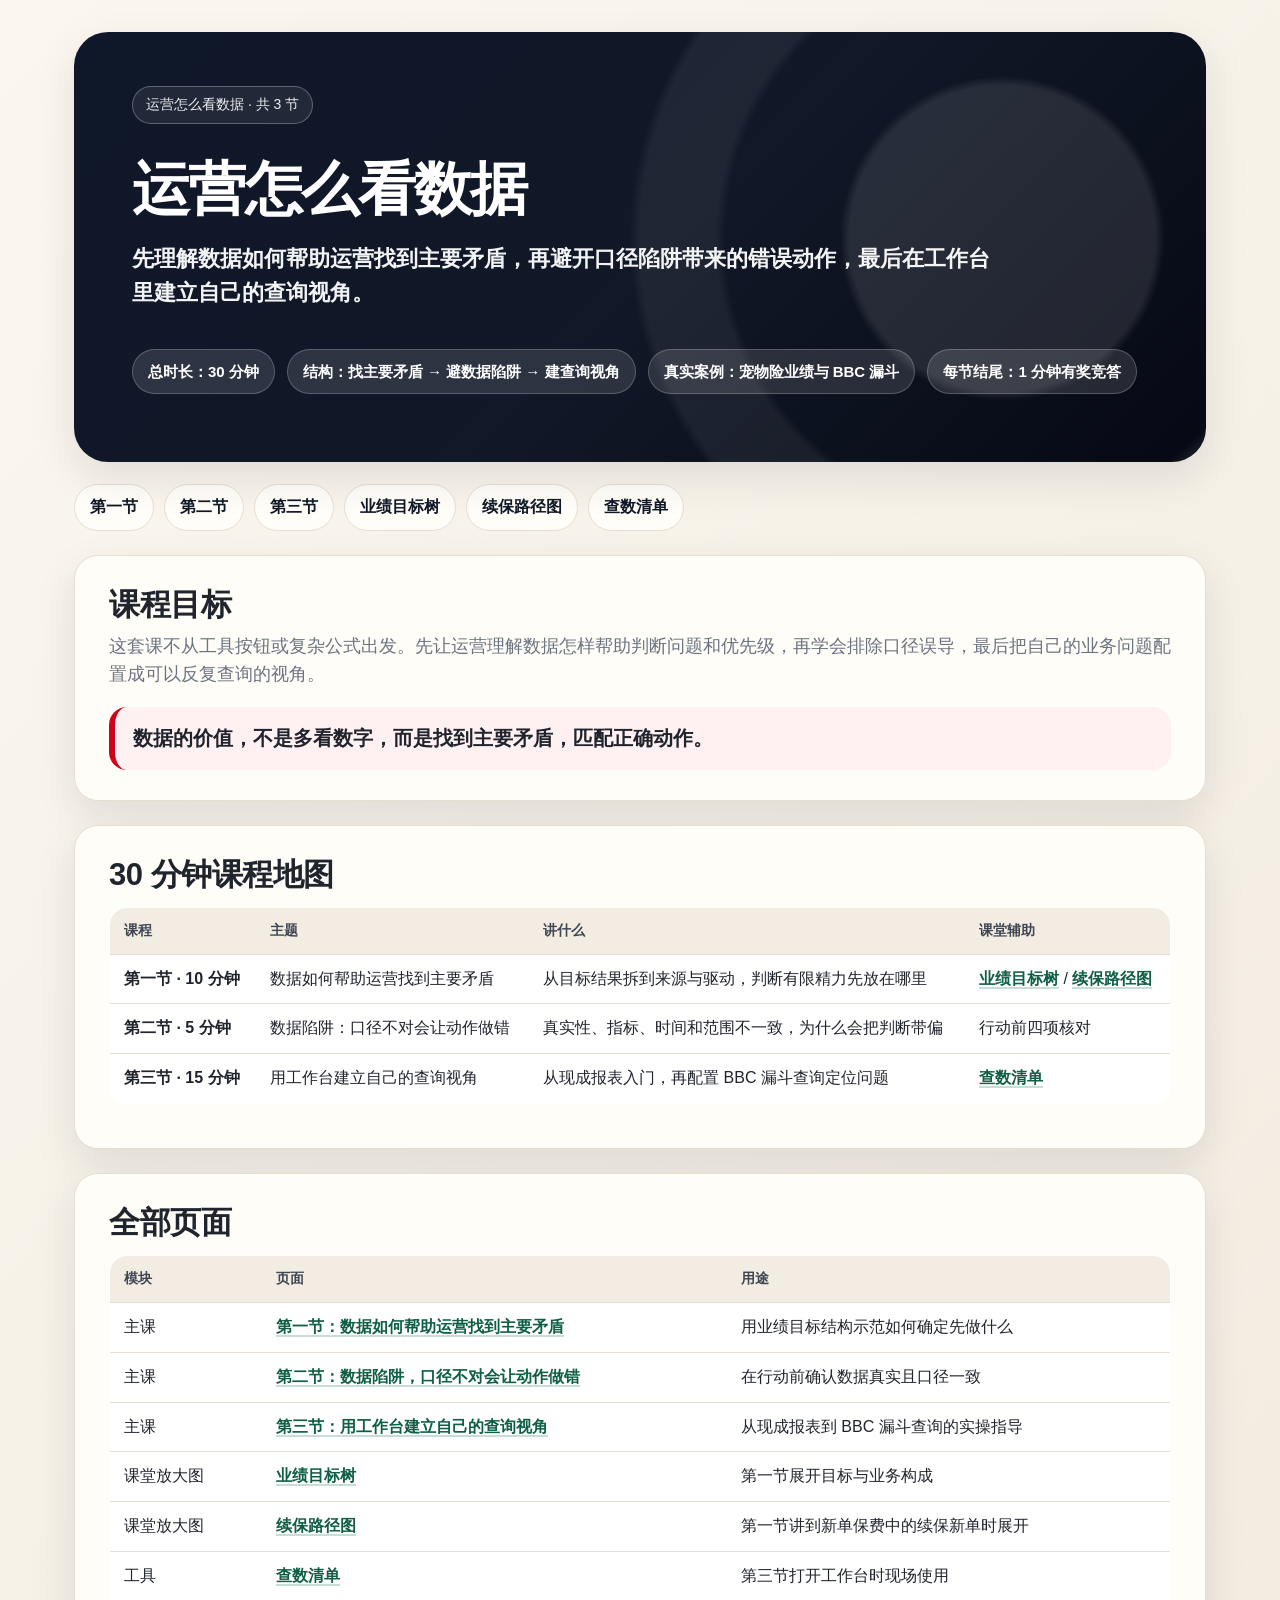
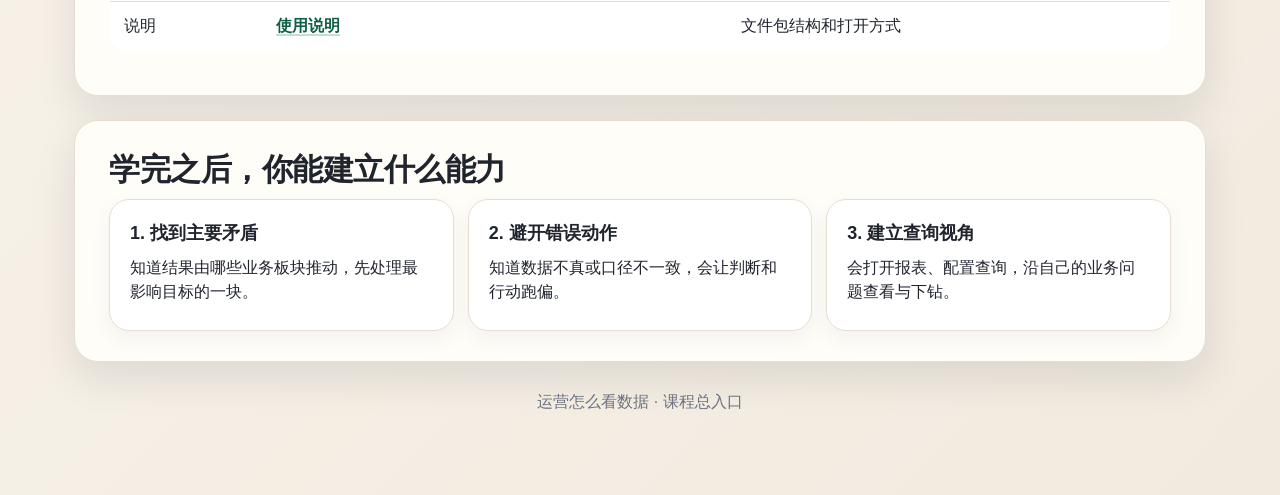
<file: index.html>
<!doctype html>
<html lang="zh-CN">
<head>
  <meta charset="utf-8">
  <meta name="viewport" content="width=device-width,initial-scale=1">
  <title>运营怎么看数据 · 课程总入口</title>
  <link rel="stylesheet" href="assets/style.css">
</head>
<body>
<main class="deck">
  <section class="hero">
    <span class="eyebrow">运营怎么看数据 · 共 3 节</span>
    <h1>运营怎么看数据</h1>
    <p>先理解数据如何帮助运营找到主要矛盾，再避开口径陷阱带来的错误动作，最后在工作台里建立自己的查询视角。</p>
    <div class="meta">
      <span class="chip">总时长：30 分钟</span>
      <span class="chip">结构：找主要矛盾 → 避数据陷阱 → 建查询视角</span>
      <span class="chip">真实案例：宠物险业绩与 BBC 漏斗</span>
      <span class="chip">每节结尾：1 分钟有奖竞答</span>
    </div>
  </section>

  <nav class="nav">
    <a href="01_先想清楚再查数_20分钟版.html">第一节</a>
    <a href="02_数据是怎么来的_20分钟版.html">第二节</a>
    <a href="03_EasyBI探索分析_20分钟版.html">第三节</a>
    <a href="templates/目标-拆解-数据自检卡.html">业绩目标树</a>
    <a href="templates/指标拆解练习表.html">续保路径图</a>
    <a href="templates/工作台查询检查表.html">查数清单</a>
  </nav>

  <section class="section">
    <h2>课程目标</h2>
    <p class="lead">这套课不从工具按钮或复杂公式出发。先让运营理解数据怎样帮助判断问题和优先级，再学会排除口径误导，最后把自己的业务问题配置成可以反复查询的视角。</p>
    <div class="takeaway">数据的价值，不是多看数字，而是找到主要矛盾，匹配正确动作。</div>
  </section>

  <section class="section">
    <h2>30 分钟课程地图</h2>
    <table>
      <thead><tr><th>课程</th><th>主题</th><th>讲什么</th><th>课堂辅助</th></tr></thead>
      <tbody>
        <tr><td><b>第一节 · 10 分钟</b></td><td>数据如何帮助运营找到主要矛盾</td><td>从目标结果拆到来源与驱动，判断有限精力先放在哪里</td><td><a href="templates/目标-拆解-数据自检卡.html">业绩目标树</a> / <a href="templates/指标拆解练习表.html">续保路径图</a></td></tr>
        <tr><td><b>第二节 · 5 分钟</b></td><td>数据陷阱：口径不对会让动作做错</td><td>真实性、指标、时间和范围不一致，为什么会把判断带偏</td><td>行动前四项核对</td></tr>
        <tr><td><b>第三节 · 15 分钟</b></td><td>用工作台建立自己的查询视角</td><td>从现成报表入门，再配置 BBC 漏斗查询定位问题</td><td><a href="templates/工作台查询检查表.html">查数清单</a></td></tr>
      </tbody>
    </table>
  </section>

  <section class="section">
    <h2>全部页面</h2>
    <table>
      <thead><tr><th>模块</th><th>页面</th><th>用途</th></tr></thead>
      <tbody>
        <tr><td>主课</td><td><a href="01_先想清楚再查数_20分钟版.html">第一节：数据如何帮助运营找到主要矛盾</a></td><td>用业绩目标结构示范如何确定先做什么</td></tr>
        <tr><td>主课</td><td><a href="02_数据是怎么来的_20分钟版.html">第二节：数据陷阱，口径不对会让动作做错</a></td><td>在行动前确认数据真实且口径一致</td></tr>
        <tr><td>主课</td><td><a href="03_EasyBI探索分析_20分钟版.html">第三节：用工作台建立自己的查询视角</a></td><td>从现成报表到 BBC 漏斗查询的实操指导</td></tr>
        <tr><td>课堂放大图</td><td><a href="templates/目标-拆解-数据自检卡.html">业绩目标树</a></td><td>第一节展开目标与业务构成</td></tr>
        <tr><td>课堂放大图</td><td><a href="templates/指标拆解练习表.html">续保路径图</a></td><td>第一节讲到新单保费中的续保新单时展开</td></tr>
        <tr><td>工具</td><td><a href="templates/工作台查询检查表.html">查数清单</a></td><td>第三节打开工作台时现场使用</td></tr>
        <tr><td>说明</td><td><a href="README.html">使用说明</a></td><td>文件包结构和打开方式</td></tr>
      </tbody>
    </table>
  </section>

  <section class="section">
    <h2>学完之后，你能建立什么能力</h2>
    <div class="grid three">
      <div class="card"><h4>1. 找到主要矛盾</h4><p>知道结果由哪些业务板块推动，先处理最影响目标的一块。</p></div>
      <div class="card"><h4>2. 避开错误动作</h4><p>知道数据不真或口径不一致，会让判断和行动跑偏。</p></div>
      <div class="card"><h4>3. 建立查询视角</h4><p>会打开报表、配置查询，沿自己的业务问题查看与下钻。</p></div>
    </div>
  </section>

  <footer class="footer">运营怎么看数据 · 课程总入口</footer>
</main>
</body>
</html>
</file>
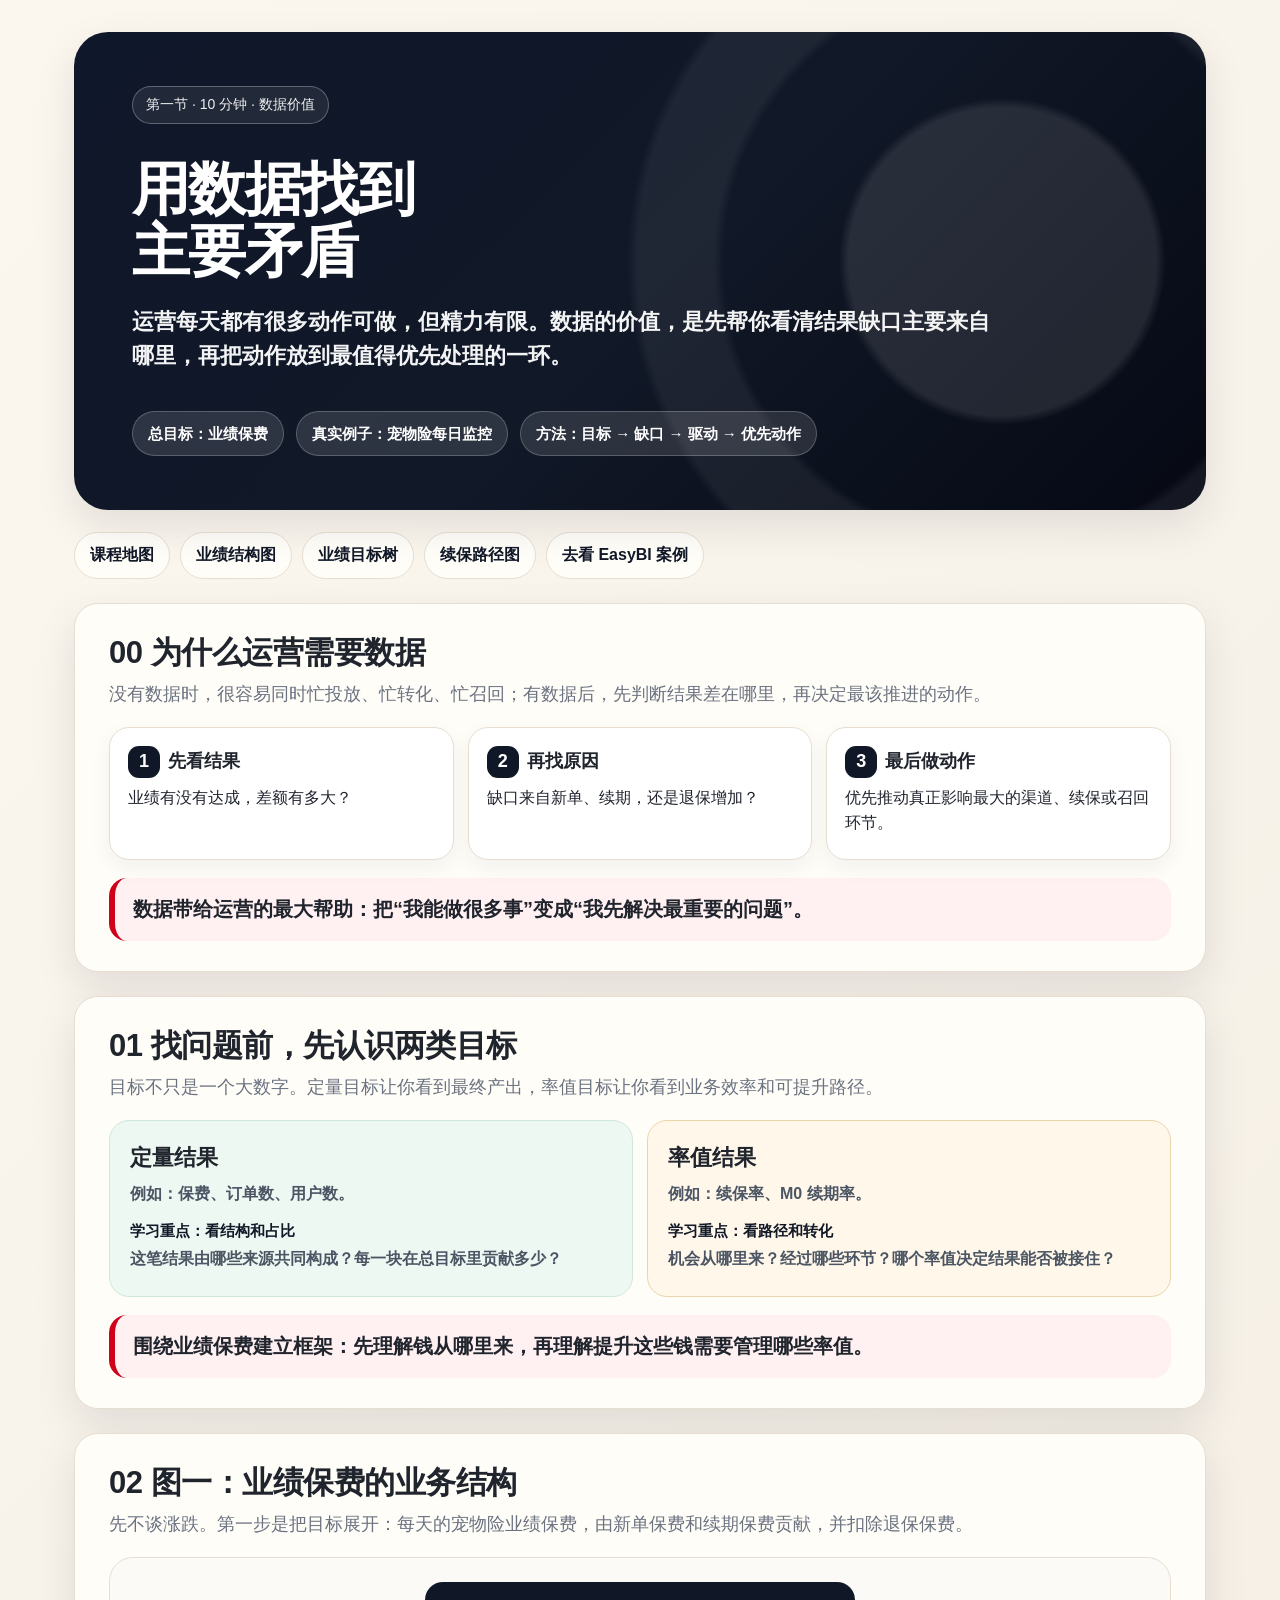
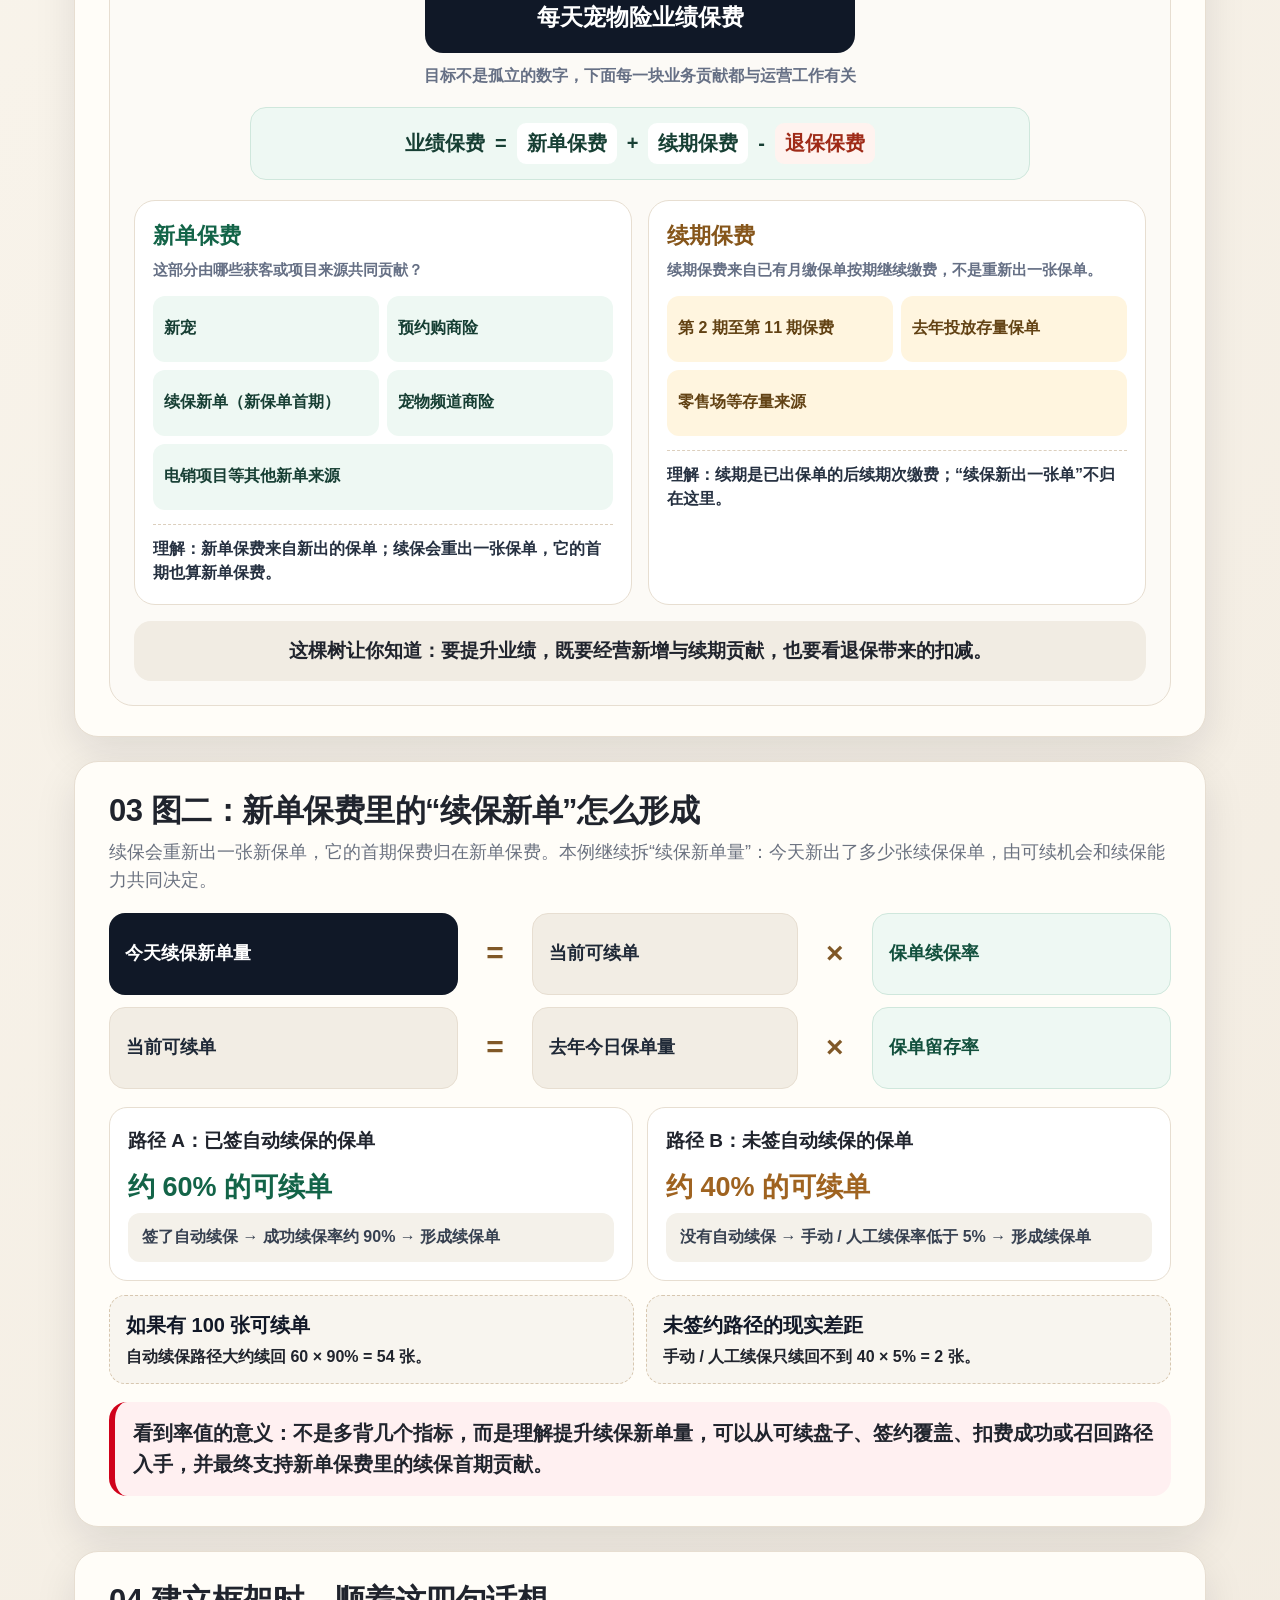
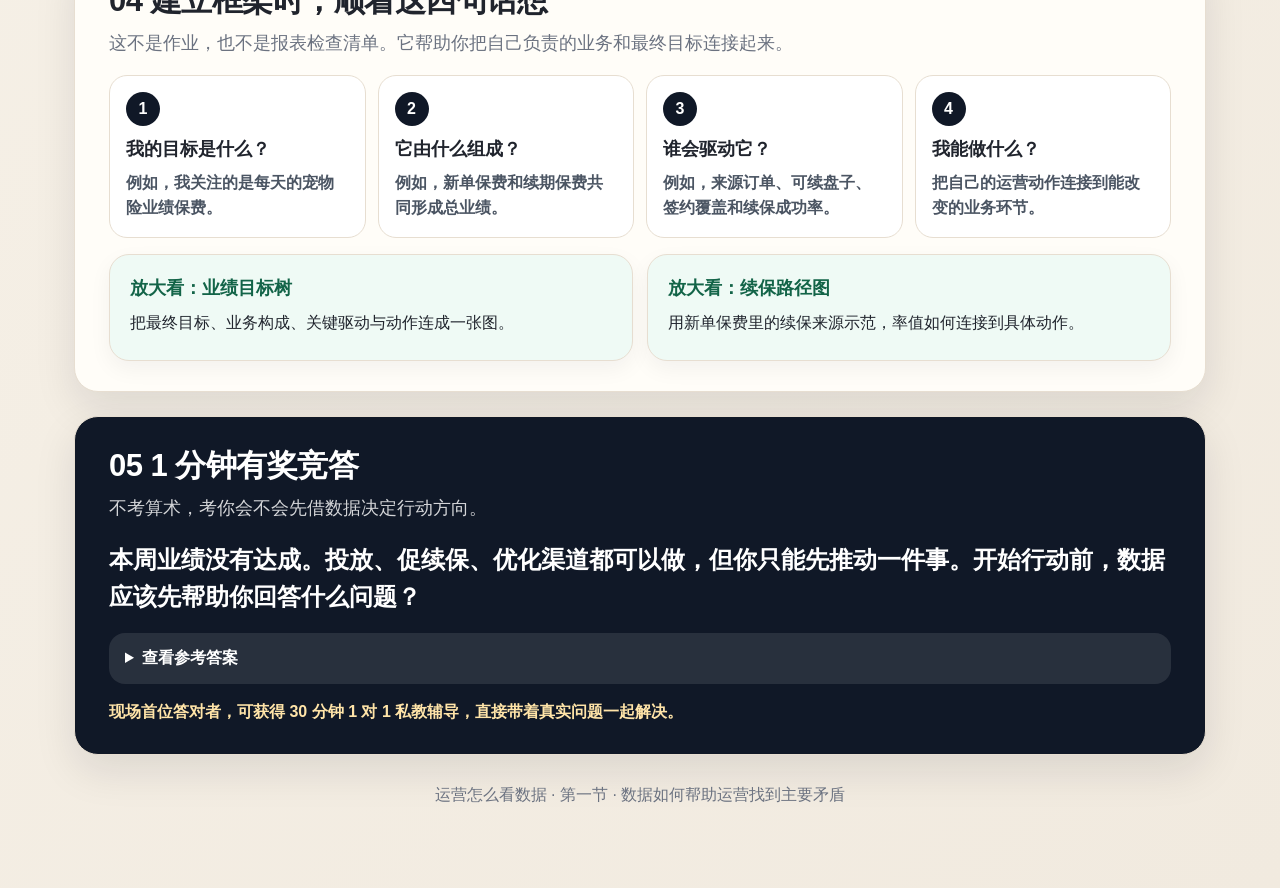
<file: 01_先想清楚再查数_20分钟版.html>
<!doctype html>
<html lang="zh-CN">
<head>
  <meta charset="utf-8">
  <meta name="viewport" content="width=device-width,initial-scale=1">
  <title>第一节 · 数据如何帮助运营找到主要矛盾</title>
  <link rel="stylesheet" href="assets/style.css">
  <style>
    .lesson-route{display:grid;grid-template-columns:repeat(3,minmax(0,1fr));gap:14px}
    .lesson-route .card{padding:18px}
    .goal-grid{display:grid;grid-template-columns:repeat(2,minmax(0,1fr));gap:14px}
    .goal-card{border-radius:20px;border:1px solid var(--line);padding:20px;background:#fff}
    .goal-card.amount{background:#eef8f3;border-color:#cfe7dc}
    .goal-card.rate{background:#fff7ea;border-color:#ead6ab}
    .goal-card h3{margin:0 0 7px;font-size:22px}
    .goal-card strong{display:block;margin:12px 0 5px;font-size:15px;color:#111827}
    .goal-card p{margin:.25em 0;color:#4b5563;font-weight:700}
    .map{margin-top:18px;padding:24px;border-radius:24px;border:1px solid var(--line);background:#fcfaf6}
    .map-title{max-width:430px;margin:0 auto 18px;padding:18px 20px;text-align:center;background:var(--blue);color:#fff;border-radius:18px;font-size:23px;font-weight:900}
    .map-caption{margin:-7px auto 18px;max-width:630px;text-align:center;color:#667085;font-weight:700}
    .performance-formula{display:flex;align-items:center;justify-content:center;flex-wrap:wrap;gap:10px;margin:0 auto 20px;padding:15px 18px;max-width:780px;border-radius:16px;background:#eef8f3;border:1px solid #cfe7dc;font-size:20px;font-weight:900;color:#173f34}
    .performance-formula .term{padding:5px 10px;border-radius:9px;background:#fff}
    .performance-formula .deduct{color:#9f2b18;background:#fff3ef}
    .map-branches{display:grid;grid-template-columns:repeat(2,minmax(0,1fr));gap:16px}
    .branch{background:#fff;border:1px solid var(--line);border-radius:21px;padding:18px}
    .branch h3{margin:0 0 5px;font-size:22px;color:#136448}
    .branch.renew h3{color:#86561b}
    .branch .branch-question{font-size:15px;color:#667085;font-weight:800;margin:0 0 14px}
    .source-grid{display:grid;grid-template-columns:repeat(2,minmax(0,1fr));gap:8px}
    .source{min-height:66px;padding:10px 11px;border-radius:12px;background:#eef8f3;color:#173f34;font-weight:800;display:flex;align-items:center}
    .branch.renew .source{background:#fff5df;color:#624214}
    .source.wide{grid-column:1/-1}
    .branch-footer{margin:14px 0 0;padding-top:12px;border-top:1px dashed #dccfbd;color:#263141;font-weight:900}
    .decision-strip{margin-top:16px;border-radius:17px;background:#f1ece3;padding:15px 18px;text-align:center;font-size:19px;font-weight:900}
    .formula-stack{display:grid;gap:12px;margin-top:18px}
    .formula-row{display:grid;grid-template-columns:minmax(210px,1.05fr) 54px minmax(150px,.8fr) 54px minmax(160px,.9fr);gap:10px;align-items:center}
    .formula-node{min-height:82px;padding:14px 16px;border-radius:16px;background:#101827;color:#fff;display:grid;align-content:center;font-size:18px;font-weight:900}
    .formula-node.light{background:#f2ede4;color:#1f2937;border:1px solid var(--line)}
    .formula-node.accent{background:#eef8f3;color:#12503d;border:1px solid #cfe7dc}
    .formula-op{text-align:center;color:#805827;font-size:30px;font-weight:900}
    .paths{display:grid;grid-template-columns:repeat(2,minmax(0,1fr));gap:14px;margin-top:18px}
    .path{border-radius:18px;padding:18px;border:1px solid var(--line);background:#fff}
    .path h4{font-size:19px;margin:0 0 12px}
    .path-value{font-size:27px;font-weight:900;color:#136448;margin-bottom:4px}
    .path.manual .path-value{color:#9f6320}
    .path-flow{border-radius:12px;background:#f4f1ea;padding:12px 14px;font-weight:800;color:#374151}
    .simple-math{display:grid;grid-template-columns:repeat(2,minmax(0,1fr));gap:12px;margin-top:14px}
    .simple-math div{border-radius:16px;padding:14px 16px;background:#f8f5ef;border:1px dashed #d7c7b0;font-weight:800}
    .simple-math b{display:block;color:#111827;font-size:20px;margin-bottom:4px}
    .question-list{display:grid;grid-template-columns:repeat(4,minmax(0,1fr));gap:12px;margin-top:16px}
    .question{border:1px solid var(--line);border-radius:18px;background:#fff;padding:16px}
    .question b{display:grid;place-items:center;width:34px;height:34px;border-radius:999px;background:var(--blue);color:#fff;margin-bottom:10px}
    .question h3{font-size:18px;margin:0 0 7px}
    .question p{margin:0;color:#4b5563;font-weight:700}
    .action-table strong{color:#14614a}
    .class-flow{display:grid;grid-template-columns:repeat(4,minmax(0,1fr));gap:12px}
    .class-flow .card p{color:#4b5563;font-weight:700}
    @media(max-width:820px){
      .lesson-route,.goal-grid,.map-branches,.paths,.simple-math,.question-list,.class-flow{grid-template-columns:1fr}
      .formula-row{grid-template-columns:1fr}
      .formula-op{height:32px;line-height:32px}
      .source-grid{grid-template-columns:1fr}
    }
  </style>
</head>
<body>
<main class="deck">
  <section class="hero">
    <span class="eyebrow">第一节 · 10 分钟 · 数据价值</span>
    <h1>用数据找到<br>主要矛盾</h1>
    <p>运营每天都有很多动作可做，但精力有限。数据的价值，是先帮你看清结果缺口主要来自哪里，再把动作放到最值得优先处理的一环。</p>
    <div class="meta">
      <span class="chip">总目标：业绩保费</span>
      <span class="chip">真实例子：宠物险每日监控</span>
      <span class="chip">方法：目标 → 缺口 → 驱动 → 优先动作</span>
    </div>
  </section>

  <nav class="nav">
    <a href="index.html">课程地图</a>
    <a href="#daily-performance-map">业绩结构图</a>
    <a href="templates/目标-拆解-数据自检卡.html">业绩目标树</a>
    <a href="templates/指标拆解练习表.html">续保路径图</a>
    <a href="03_EasyBI探索分析_20分钟版.html#basic-case">去看 EasyBI 案例</a>
  </nav>

  <section class="section">
    <h2>00 为什么运营需要数据</h2>
    <p class="lead">没有数据时，很容易同时忙投放、忙转化、忙召回；有数据后，先判断结果差在哪里，再决定最该推进的动作。</p>
    <div class="lesson-route">
      <div class="card"><h4><span class="num">1</span>先看结果</h4><p>业绩有没有达成，差额有多大？</p></div>
      <div class="card"><h4><span class="num">2</span>再找原因</h4><p>缺口来自新单、续期，还是退保增加？</p></div>
      <div class="card"><h4><span class="num">3</span>最后做动作</h4><p>优先推动真正影响最大的渠道、续保或召回环节。</p></div>
    </div>
    <div class="takeaway">数据带给运营的最大帮助：把“我能做很多事”变成“我先解决最重要的问题”。</div>
  </section>

  <section class="section" id="think-card-entry">
    <h2>01 找问题前，先认识两类目标</h2>
    <p class="lead">目标不只是一个大数字。定量目标让你看到最终产出，率值目标让你看到业务效率和可提升路径。</p>
    <div class="goal-grid">
      <div class="goal-card amount">
        <h3>定量结果</h3>
        <p>例如：保费、订单数、用户数。</p>
        <strong>学习重点：看结构和占比</strong>
        <p>这笔结果由哪些来源共同构成？每一块在总目标里贡献多少？</p>
      </div>
      <div class="goal-card rate">
        <h3>率值结果</h3>
        <p>例如：续保率、M0 续期率。</p>
        <strong>学习重点：看路径和转化</strong>
        <p>机会从哪里来？经过哪些环节？哪个率值决定结果能否被接住？</p>
      </div>
    </div>
    <div class="takeaway">围绕业绩保费建立框架：先理解钱从哪里来，再理解提升这些钱需要管理哪些率值。</div>
  </section>

  <section class="section" id="daily-performance-map">
    <h2>02 图一：业绩保费的业务结构</h2>
    <p class="lead">先不谈涨跌。第一步是把目标展开：每天的宠物险业绩保费，由新单保费和续期保费贡献，并扣除退保保费。</p>
    <div class="map">
      <div class="map-title">每天宠物险业绩保费</div>
      <p class="map-caption">目标不是孤立的数字，下面每一块业务贡献都与运营工作有关</p>
      <div class="performance-formula">
        <span>业绩保费</span>
        <span>=</span>
        <span class="term">新单保费</span>
        <span>+</span>
        <span class="term">续期保费</span>
        <span>-</span>
        <span class="term deduct">退保保费</span>
      </div>
      <div class="map-branches">
        <article class="branch">
          <h3>新单保费</h3>
          <p class="branch-question">这部分由哪些获客或项目来源共同贡献？</p>
          <div class="source-grid">
            <div class="source">新宠</div>
            <div class="source">预约购商险</div>
            <div class="source">续保新单（新保单首期）</div>
            <div class="source">宠物频道商险</div>
            <div class="source wide">电销项目等其他新单来源</div>
          </div>
          <p class="branch-footer">理解：新单保费来自新出的保单；续保会重出一张保单，它的首期也算新单保费。</p>
        </article>
        <article class="branch renew">
          <h3>续期保费</h3>
          <p class="branch-question">续期保费来自已有月缴保单按期继续缴费，不是重新出一张保单。</p>
          <div class="source-grid">
            <div class="source">第 2 期至第 11 期保费</div>
            <div class="source">去年投放存量保单</div>
            <div class="source wide">零售场等存量来源</div>
          </div>
          <p class="branch-footer">理解：续期是已出保单的后续期次缴费；“续保新出一张单”不归在这里。</p>
        </article>
      </div>
    <div class="decision-strip">这棵树让你知道：要提升业绩，既要经营新增与续期贡献，也要看退保带来的扣减。</div>
    </div>
  </section>

  <section class="section" id="split-card-entry">
    <h2>03 图二：新单保费里的“续保新单”怎么形成</h2>
    <p class="lead">续保会重新出一张新保单，它的首期保费归在新单保费。本例继续拆“续保新单量”：今天新出了多少张续保保单，由可续机会和续保能力共同决定。</p>
    <div class="formula-stack">
      <div class="formula-row">
        <div class="formula-node">今天续保新单量</div>
        <div class="formula-op">=</div>
        <div class="formula-node light">当前可续单</div>
        <div class="formula-op">×</div>
        <div class="formula-node accent">保单续保率</div>
      </div>
      <div class="formula-row">
        <div class="formula-node light">当前可续单</div>
        <div class="formula-op">=</div>
        <div class="formula-node light">去年今日保单量</div>
        <div class="formula-op">×</div>
        <div class="formula-node accent">保单留存率</div>
      </div>
    </div>
    <div class="paths">
      <article class="path">
        <h4>路径 A：已签自动续保的保单</h4>
        <div class="path-value">约 60% 的可续单</div>
        <div class="path-flow">签了自动续保 → 成功续保率约 90% → 形成续保单</div>
      </article>
      <article class="path manual">
        <h4>路径 B：未签自动续保的保单</h4>
        <div class="path-value">约 40% 的可续单</div>
        <div class="path-flow">没有自动续保 → 手动 / 人工续保率低于 5% → 形成续保单</div>
      </article>
    </div>
    <div class="simple-math">
      <div><b>如果有 100 张可续单</b>自动续保路径大约续回 60 × 90% = 54 张。</div>
      <div><b>未签约路径的现实差距</b>手动 / 人工续保只续回不到 40 × 5% = 2 张。</div>
    </div>
    <div class="takeaway">看到率值的意义：不是多背几个指标，而是理解提升续保新单量，可以从可续盘子、签约覆盖、扣费成功或召回路径入手，并最终支持新单保费里的续保首期贡献。</div>
  </section>

  <section class="section">
    <h2>04 建立框架时，顺着这四句话想</h2>
    <p class="lead">这不是作业，也不是报表检查清单。它帮助你把自己负责的业务和最终目标连接起来。</p>
    <div class="question-list">
      <div class="question"><b>1</b><h3>我的目标是什么？</h3><p>例如，我关注的是每天的宠物险业绩保费。</p></div>
      <div class="question"><b>2</b><h3>它由什么组成？</h3><p>例如，新单保费和续期保费共同形成总业绩。</p></div>
      <div class="question"><b>3</b><h3>谁会驱动它？</h3><p>例如，来源订单、可续盘子、签约覆盖和续保成功率。</p></div>
      <div class="question"><b>4</b><h3>我能做什么？</h3><p>把自己的运营动作连接到能改变的业务环节。</p></div>
    </div>
    <div class="grid two" style="margin-top:16px">
      <a class="card good" href="templates/目标-拆解-数据自检卡.html"><h4>放大看：业绩目标树</h4><p>把最终目标、业务构成、关键驱动与动作连成一张图。</p></a>
      <a class="card good" href="templates/指标拆解练习表.html"><h4>放大看：续保路径图</h4><p>用新单保费里的续保来源示范，率值如何连接到具体动作。</p></a>
    </div>
  </section>

  <section class="section qa">
    <h2>05 1 分钟有奖竞答</h2>
    <p class="lead">不考算术，考你会不会先借数据决定行动方向。</p>
    <div class="qa-question">本周业绩没有达成。投放、促续保、优化渠道都可以做，但你只能先推动一件事。开始行动前，数据应该先帮助你回答什么问题？</div>
    <details>
      <summary>查看参考答案</summary>
      <p>先确认业绩缺口主要来自哪一块，例如新单不足、续期不足或退保增加；再继续拆到能够行动的具体环节，优先处理影响最大且运营可以推动改变的问题。</p>
    </details>
    <div class="qa-reward">现场首位答对者，可获得 30 分钟 1 对 1 私教辅导，直接带着真实问题一起解决。</div>
  </section>

  <footer class="footer">运营怎么看数据 · 第一节 · 数据如何帮助运营找到主要矛盾</footer>
</main>
</body>
</html>
</file>
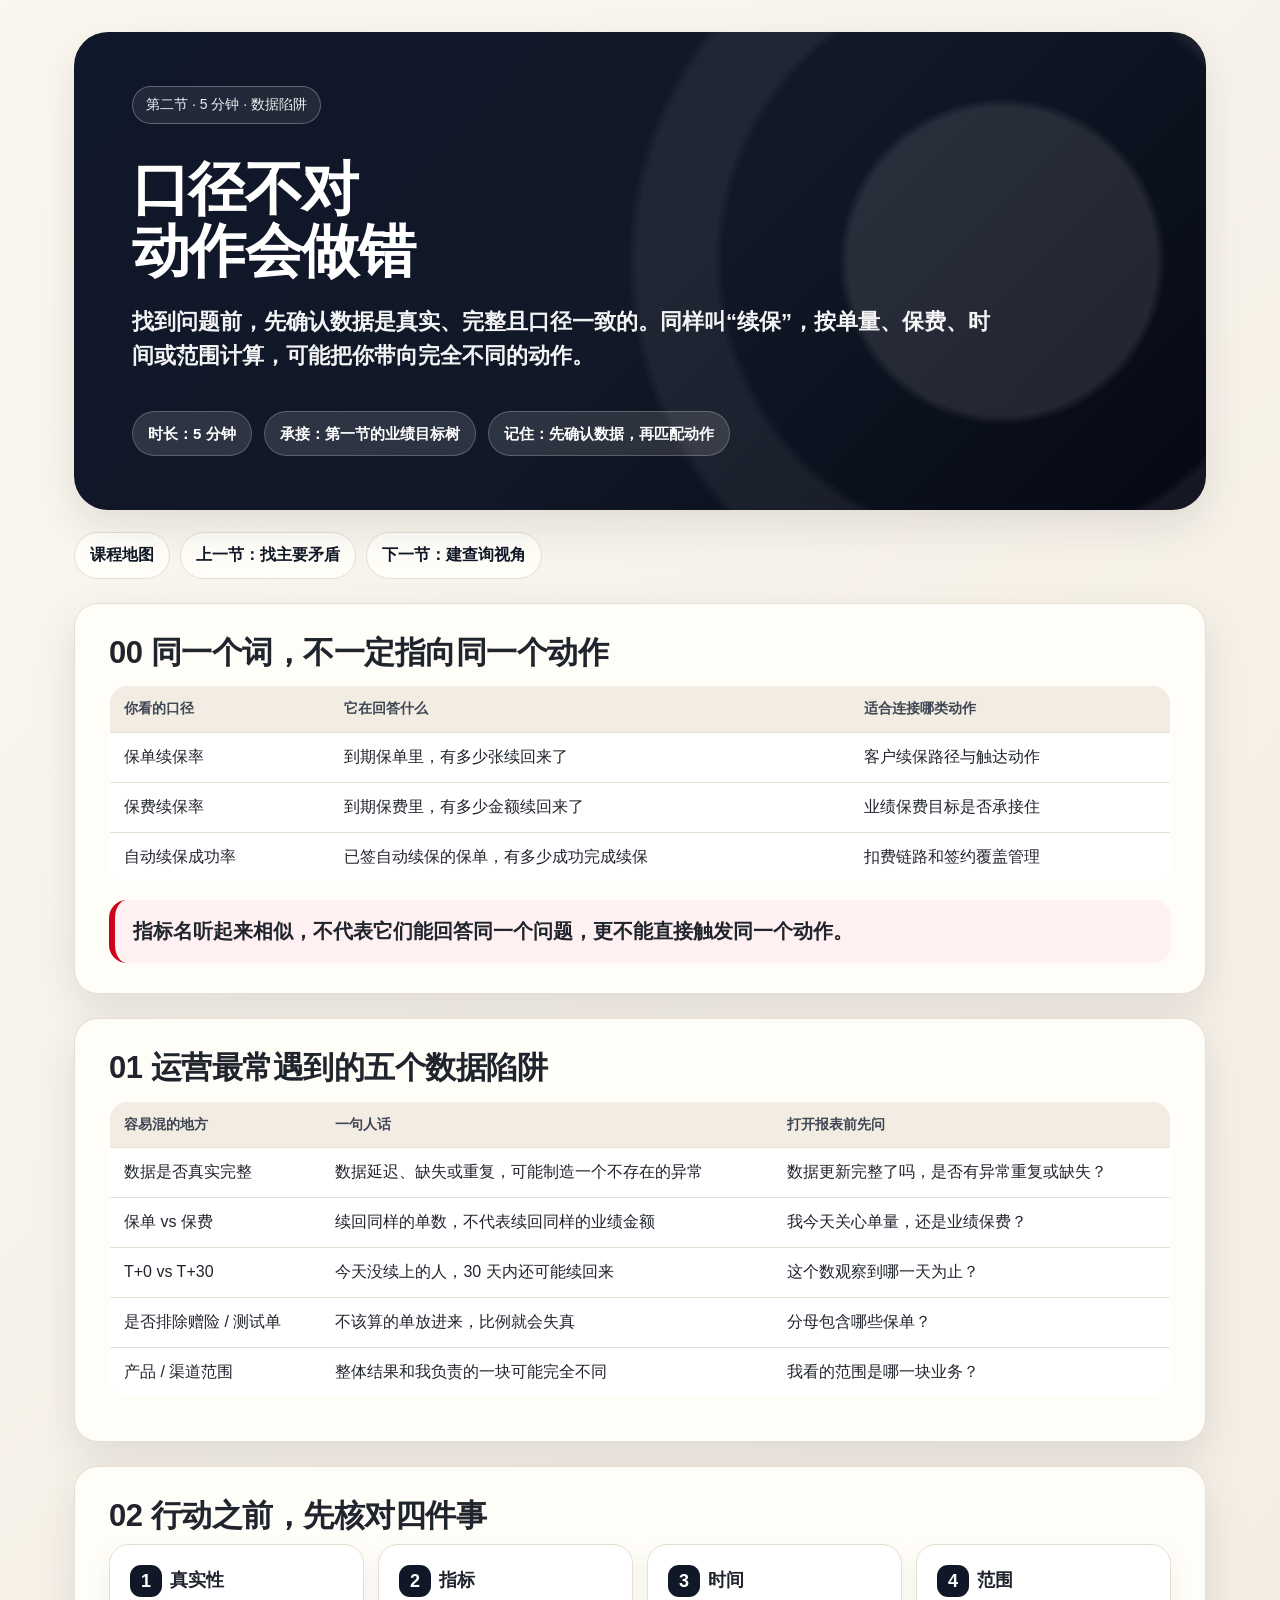
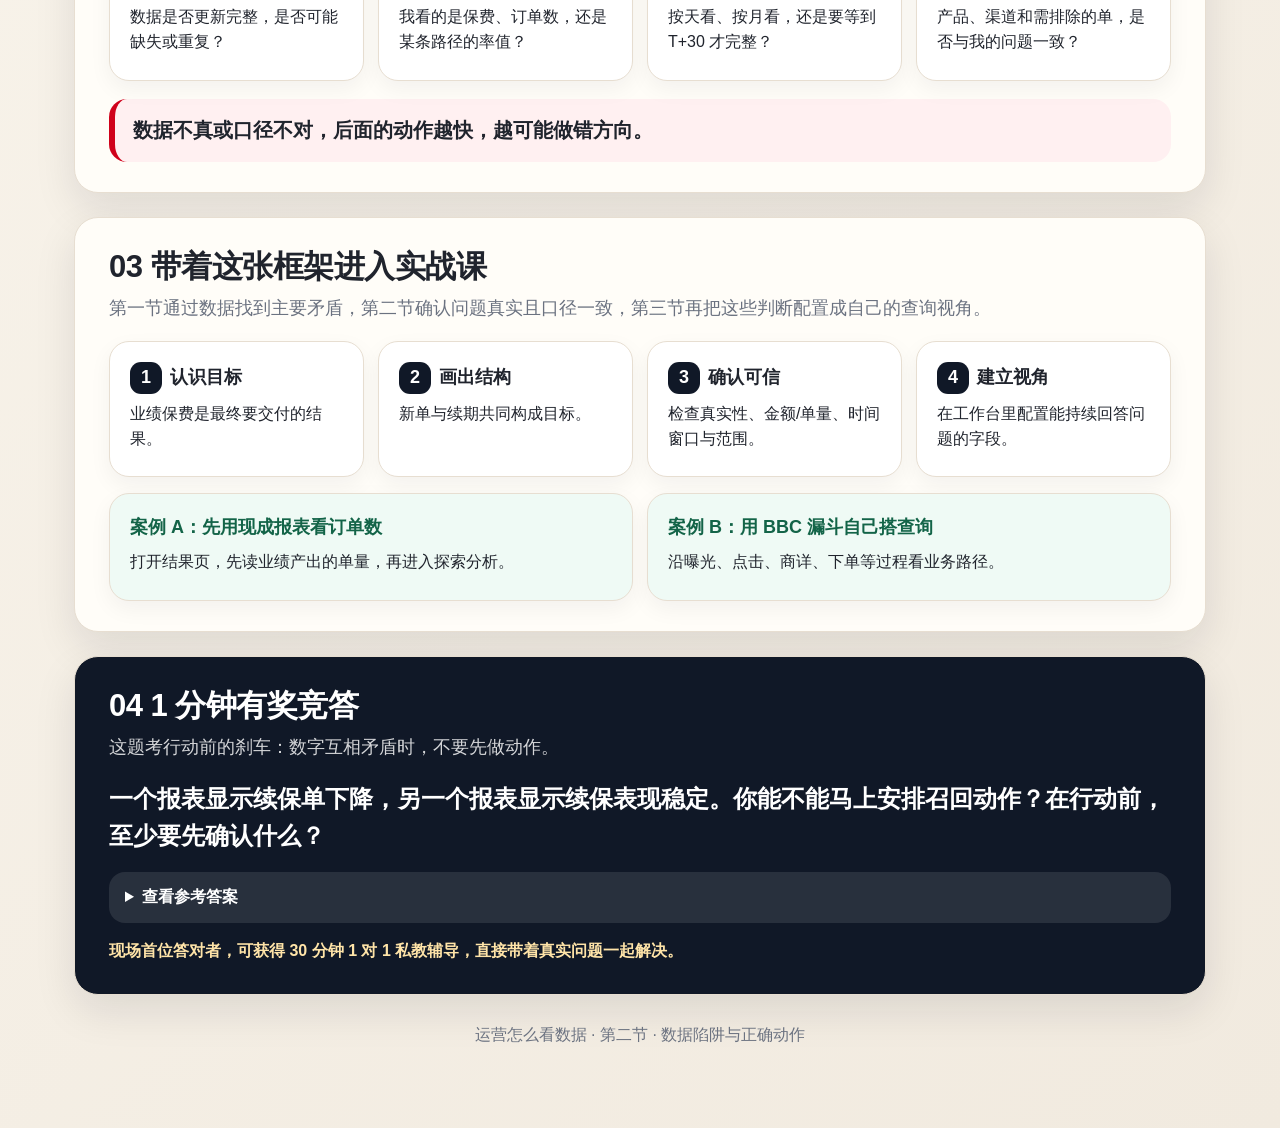
<file: 02_数据是怎么来的_20分钟版.html>
<!doctype html>
<html lang="zh-CN">
<head>
  <meta charset="utf-8">
  <meta name="viewport" content="width=device-width,initial-scale=1">
  <title>第二节 · 数据陷阱，口径不对会让动作做错</title>
  <link rel="stylesheet" href="assets/style.css">
</head>
<body>
<main class="deck">
  <section class="hero">
    <span class="eyebrow">第二节 · 5 分钟 · 数据陷阱</span>
    <h1>口径不对<br>动作会做错</h1>
    <p>找到问题前，先确认数据是真实、完整且口径一致的。同样叫“续保”，按单量、保费、时间或范围计算，可能把你带向完全不同的动作。</p>
    <div class="meta">
      <span class="chip">时长：5 分钟</span>
      <span class="chip">承接：第一节的业绩目标树</span>
      <span class="chip">记住：先确认数据，再匹配动作</span>
    </div>
  </section>

  <nav class="nav">
    <a href="index.html">课程地图</a>
    <a href="01_先想清楚再查数_20分钟版.html">上一节：找主要矛盾</a>
    <a href="03_EasyBI探索分析_20分钟版.html">下一节：建查询视角</a>
  </nav>

  <section class="section">
    <h2>00 同一个词，不一定指向同一个动作</h2>
    <table>
      <thead><tr><th>你看的口径</th><th>它在回答什么</th><th>适合连接哪类动作</th></tr></thead>
      <tbody>
        <tr><td>保单续保率</td><td>到期保单里，有多少张续回来了</td><td>客户续保路径与触达动作</td></tr>
        <tr><td>保费续保率</td><td>到期保费里，有多少金额续回来了</td><td>业绩保费目标是否承接住</td></tr>
        <tr><td>自动续保成功率</td><td>已签自动续保的保单，有多少成功完成续保</td><td>扣费链路和签约覆盖管理</td></tr>
      </tbody>
    </table>
    <div class="takeaway">指标名听起来相似，不代表它们能回答同一个问题，更不能直接触发同一个动作。</div>
  </section>

  <section class="section">
    <h2>01 运营最常遇到的五个数据陷阱</h2>
    <table>
      <thead><tr><th>容易混的地方</th><th>一句人话</th><th>打开报表前先问</th></tr></thead>
      <tbody>
        <tr><td>数据是否真实完整</td><td>数据延迟、缺失或重复，可能制造一个不存在的异常</td><td>数据更新完整了吗，是否有异常重复或缺失？</td></tr>
        <tr><td>保单 vs 保费</td><td>续回同样的单数，不代表续回同样的业绩金额</td><td>我今天关心单量，还是业绩保费？</td></tr>
        <tr><td>T+0 vs T+30</td><td>今天没续上的人，30 天内还可能续回来</td><td>这个数观察到哪一天为止？</td></tr>
        <tr><td>是否排除赠险 / 测试单</td><td>不该算的单放进来，比例就会失真</td><td>分母包含哪些保单？</td></tr>
        <tr><td>产品 / 渠道范围</td><td>整体结果和我负责的一块可能完全不同</td><td>我看的范围是哪一块业务？</td></tr>
      </tbody>
    </table>
  </section>

  <section class="section">
    <h2>02 行动之前，先核对四件事</h2>
    <div class="grid four">
      <div class="card"><h4><span class="num">1</span>真实性</h4><p>数据是否更新完整，是否可能缺失或重复？</p></div>
      <div class="card"><h4><span class="num">2</span>指标</h4><p>我看的是保费、订单数，还是某条路径的率值？</p></div>
      <div class="card"><h4><span class="num">3</span>时间</h4><p>按天看、按月看，还是要等到 T+30 才完整？</p></div>
      <div class="card"><h4><span class="num">4</span>范围</h4><p>产品、渠道和需排除的单，是否与我的问题一致？</p></div>
    </div>
    <div class="takeaway">数据不真或口径不对，后面的动作越快，越可能做错方向。</div>
  </section>

  <section class="section">
    <h2>03 带着这张框架进入实战课</h2>
    <p class="lead">第一节通过数据找到主要矛盾，第二节确认问题真实且口径一致，第三节再把这些判断配置成自己的查询视角。</p>
    <div class="grid four">
      <div class="card"><h4><span class="num">1</span>认识目标</h4><p>业绩保费是最终要交付的结果。</p></div>
      <div class="card"><h4><span class="num">2</span>画出结构</h4><p>新单与续期共同构成目标。</p></div>
      <div class="card"><h4><span class="num">3</span>确认可信</h4><p>检查真实性、金额/单量、时间窗口与范围。</p></div>
      <div class="card"><h4><span class="num">4</span>建立视角</h4><p>在工作台里配置能持续回答问题的字段。</p></div>
    </div>
    <div class="grid two" style="margin-top:16px">
      <a class="card good" href="03_EasyBI探索分析_20分钟版.html#basic-case"><h4>案例 A：先用现成报表看订单数</h4><p>打开结果页，先读业绩产出的单量，再进入探索分析。</p></a>
      <a class="card good" href="03_EasyBI探索分析_20分钟版.html#advanced-case"><h4>案例 B：用 BBC 漏斗自己搭查询</h4><p>沿曝光、点击、商详、下单等过程看业务路径。</p></a>
    </div>
  </section>

  <section class="section qa">
    <h2>04 1 分钟有奖竞答</h2>
    <p class="lead">这题考行动前的刹车：数字互相矛盾时，不要先做动作。</p>
    <div class="qa-question">一个报表显示续保单下降，另一个报表显示续保表现稳定。你能不能马上安排召回动作？在行动前，至少要先确认什么？</div>
    <details>
      <summary>查看参考答案</summary>
      <p>不能马上行动。先确认两个报表看的是否是同一个指标口径、同一时间范围、同一产品或渠道范围，以及数据是否更新完整。只有确认问题真实存在，才能匹配正确动作。</p>
    </details>
    <div class="qa-reward">现场首位答对者，可获得 30 分钟 1 对 1 私教辅导，直接带着真实问题一起解决。</div>
  </section>

  <footer class="footer">运营怎么看数据 · 第二节 · 数据陷阱与正确动作</footer>
</main>
</body>
</html>
</file>
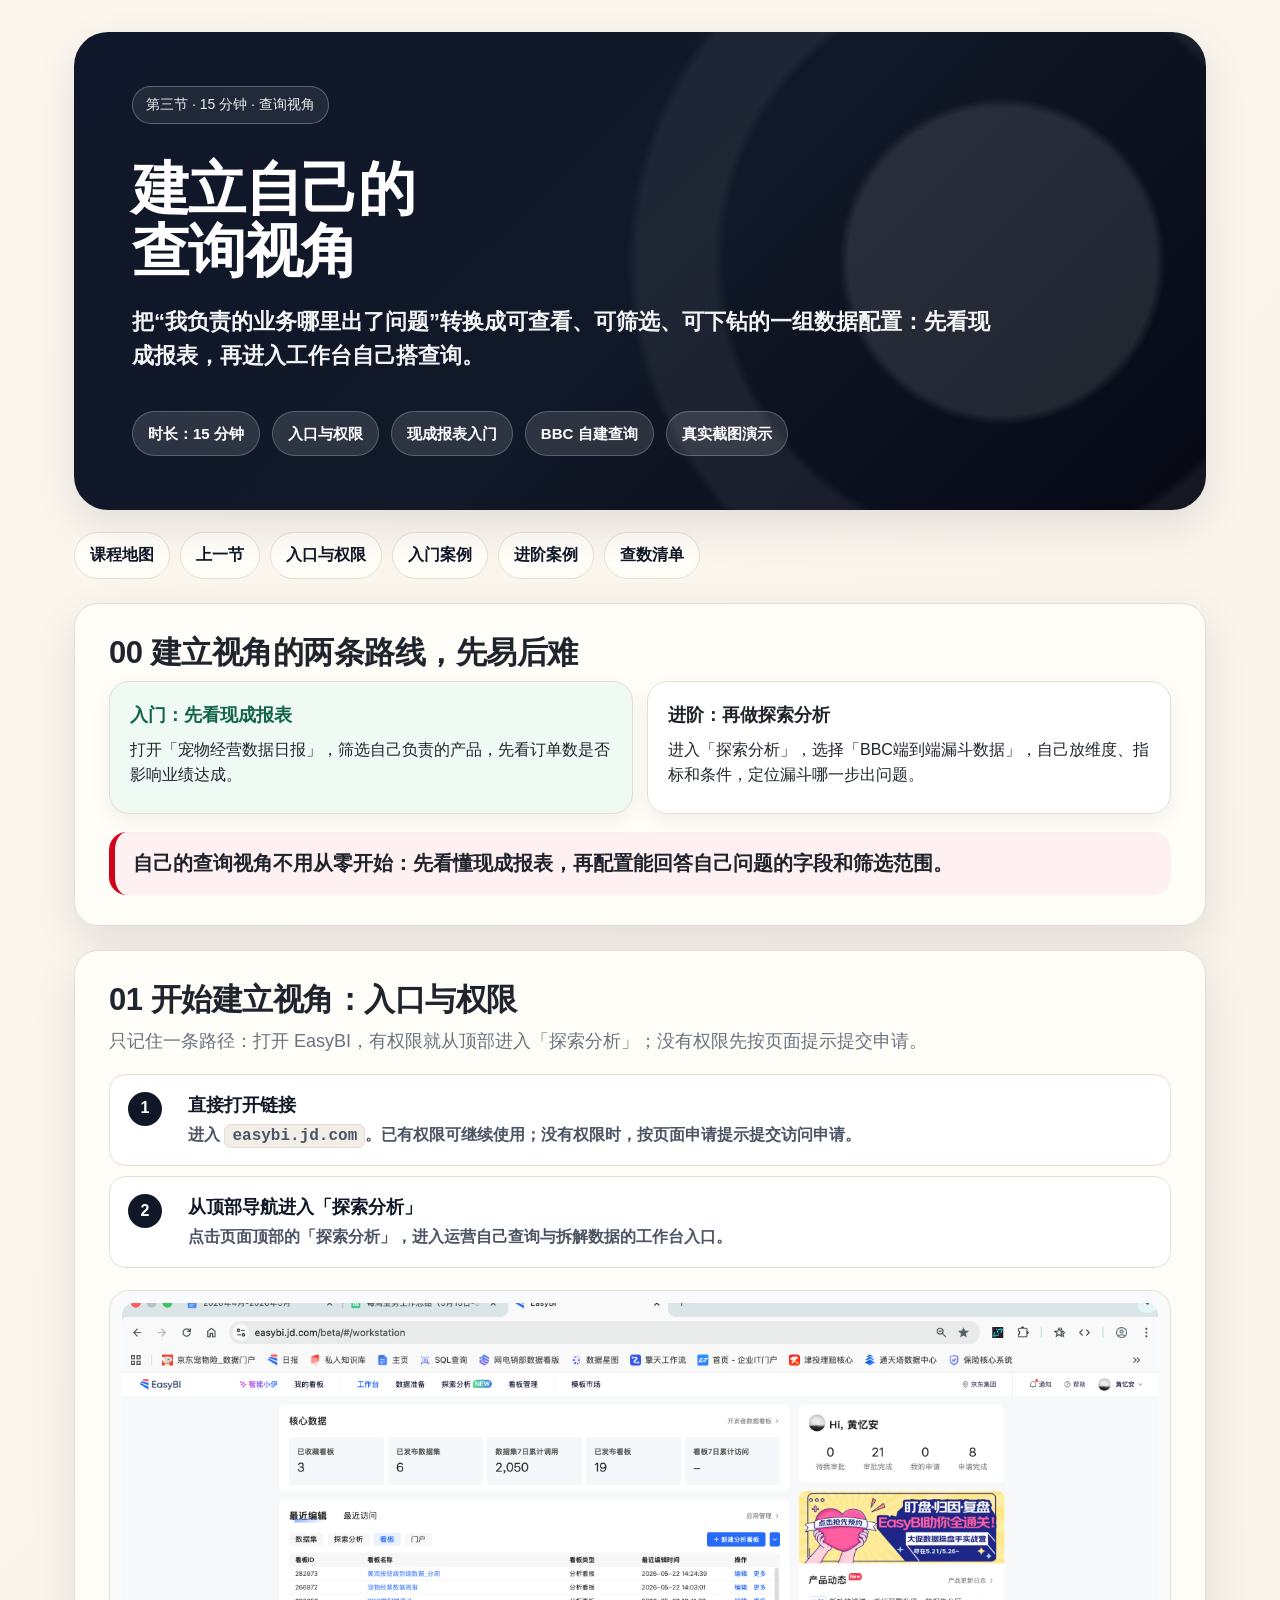
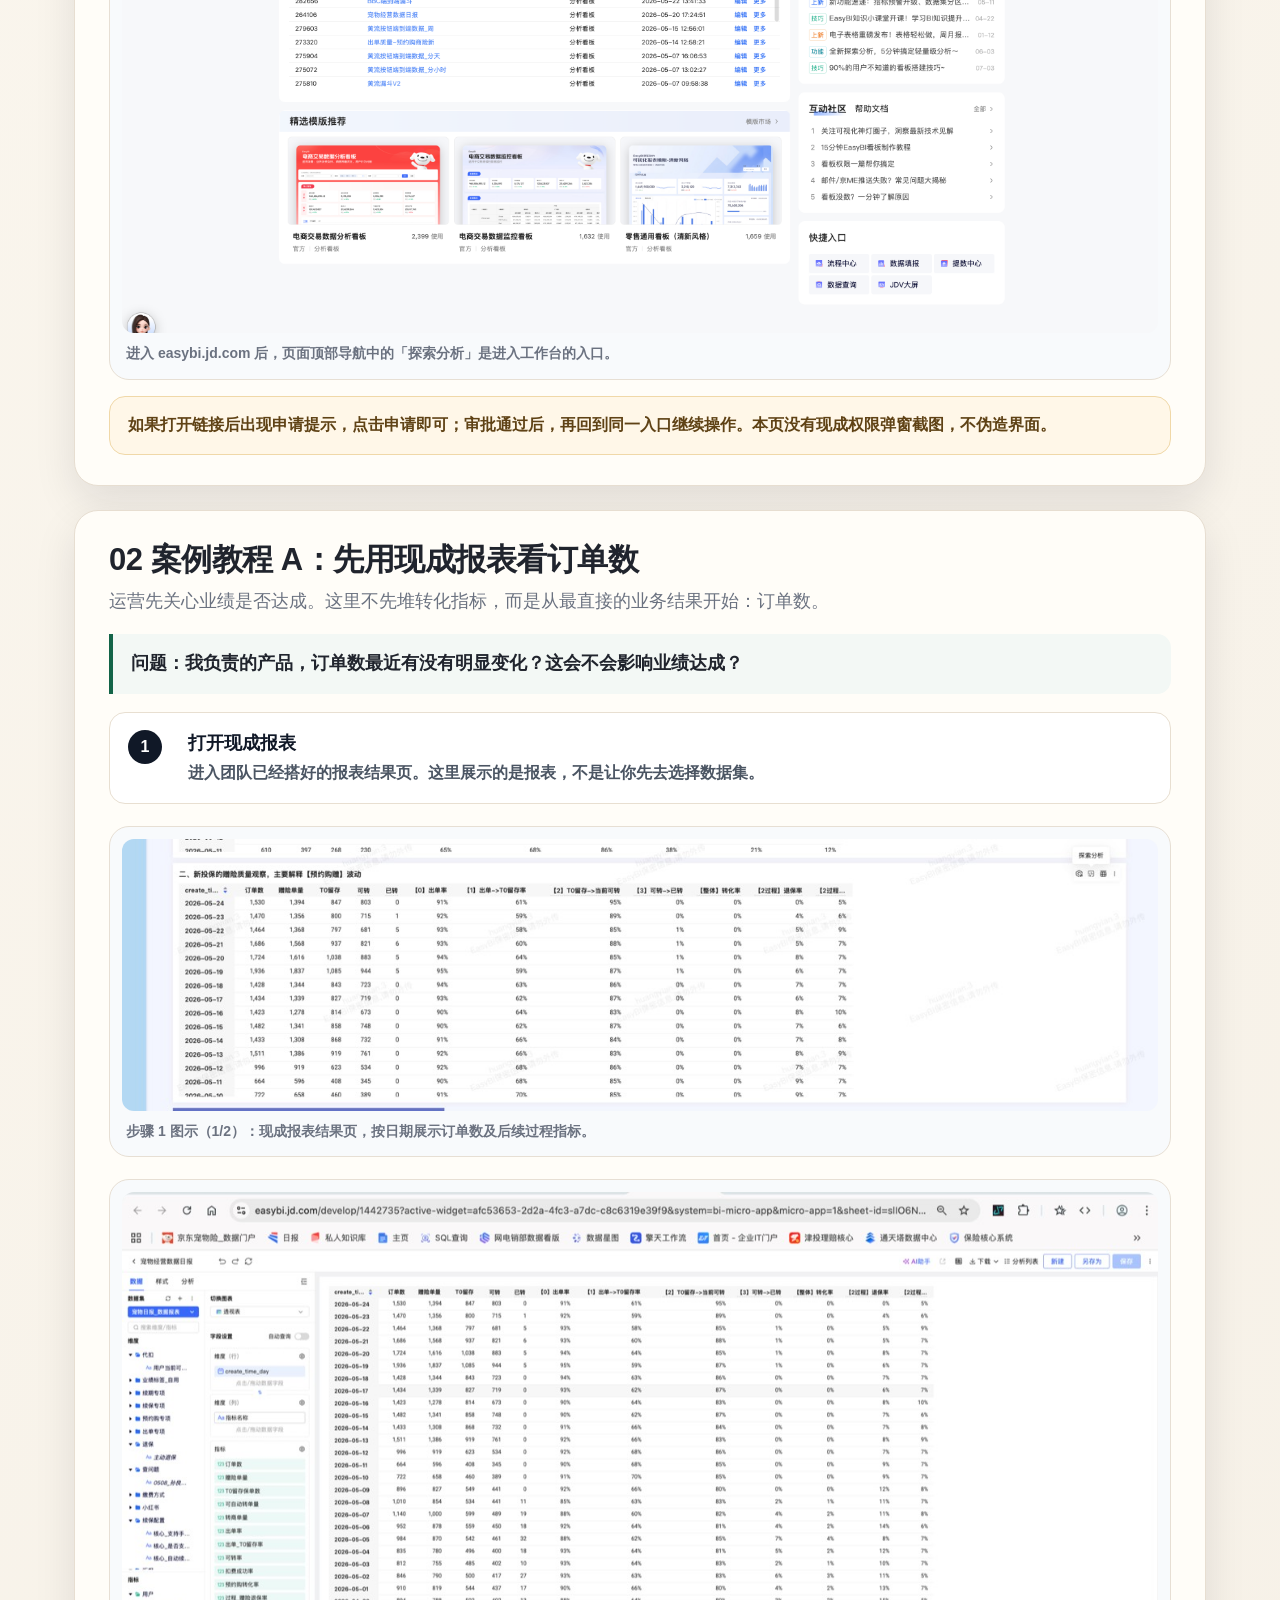
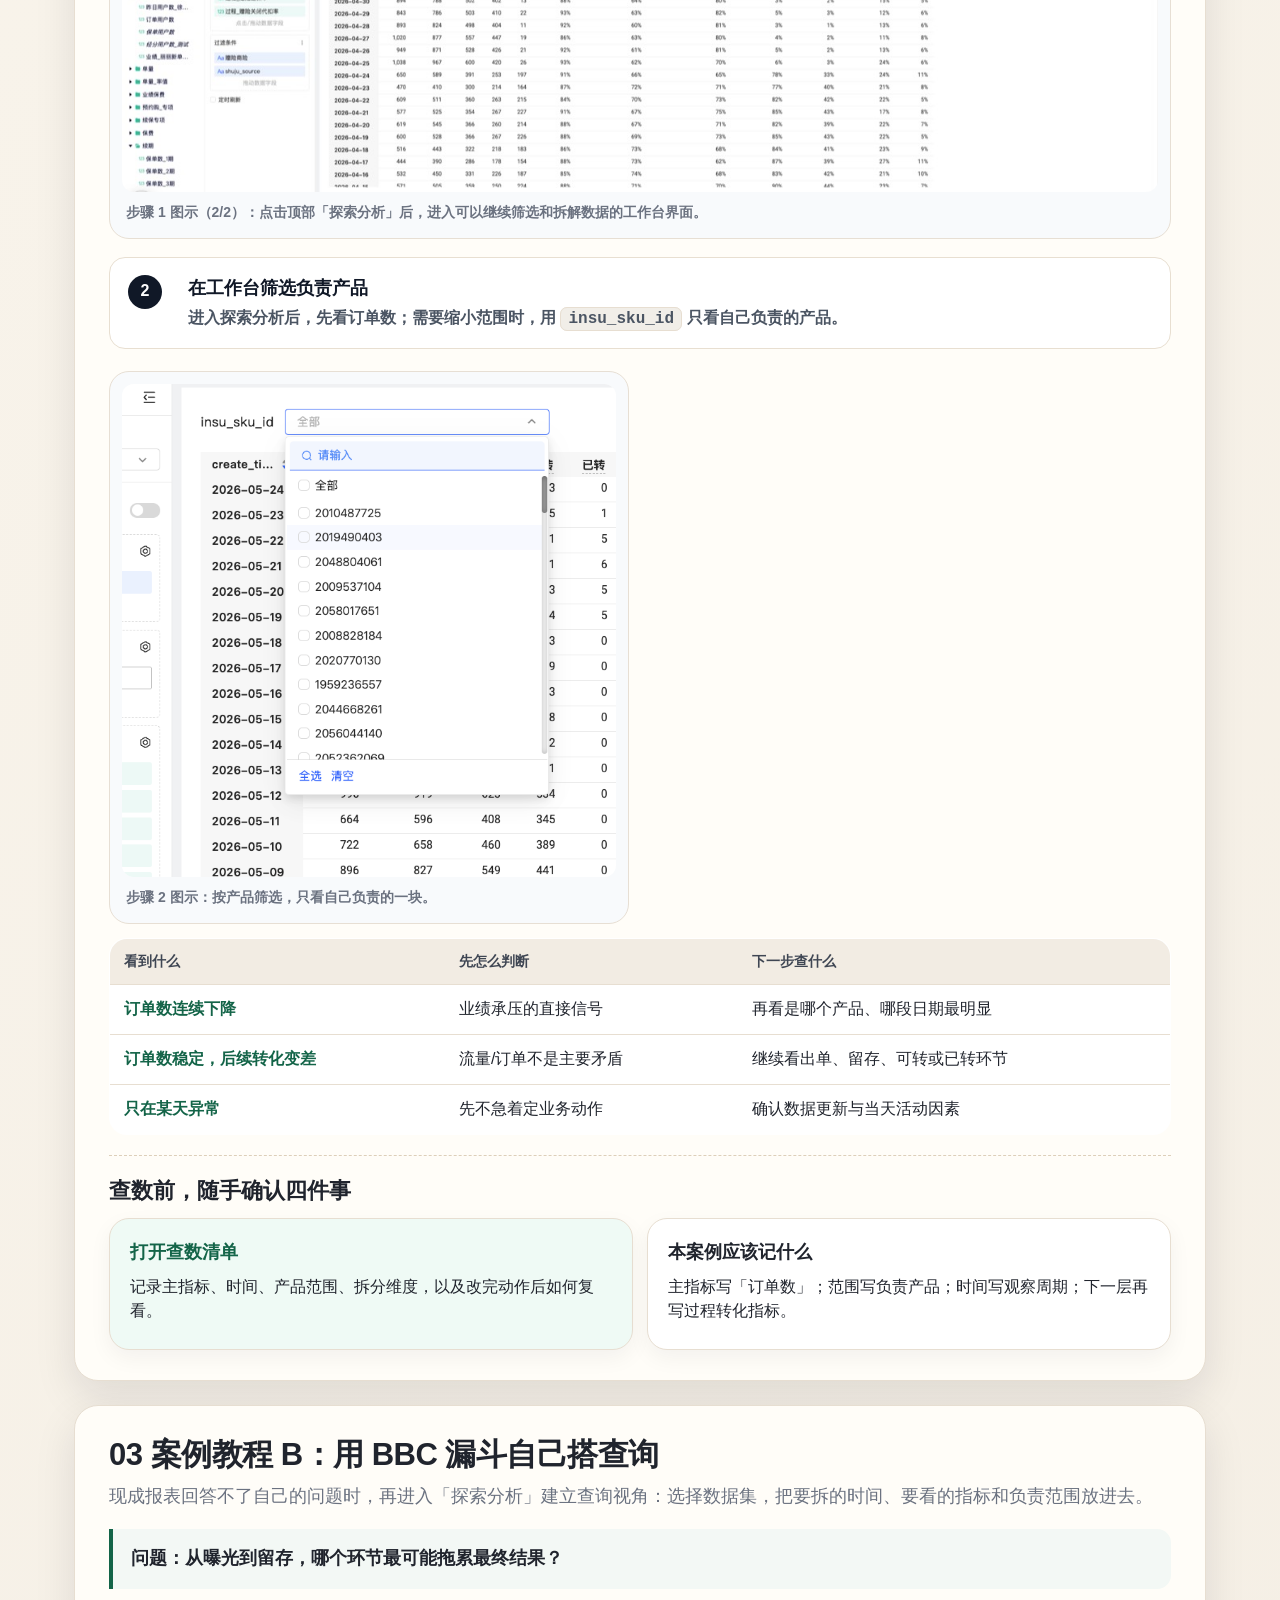
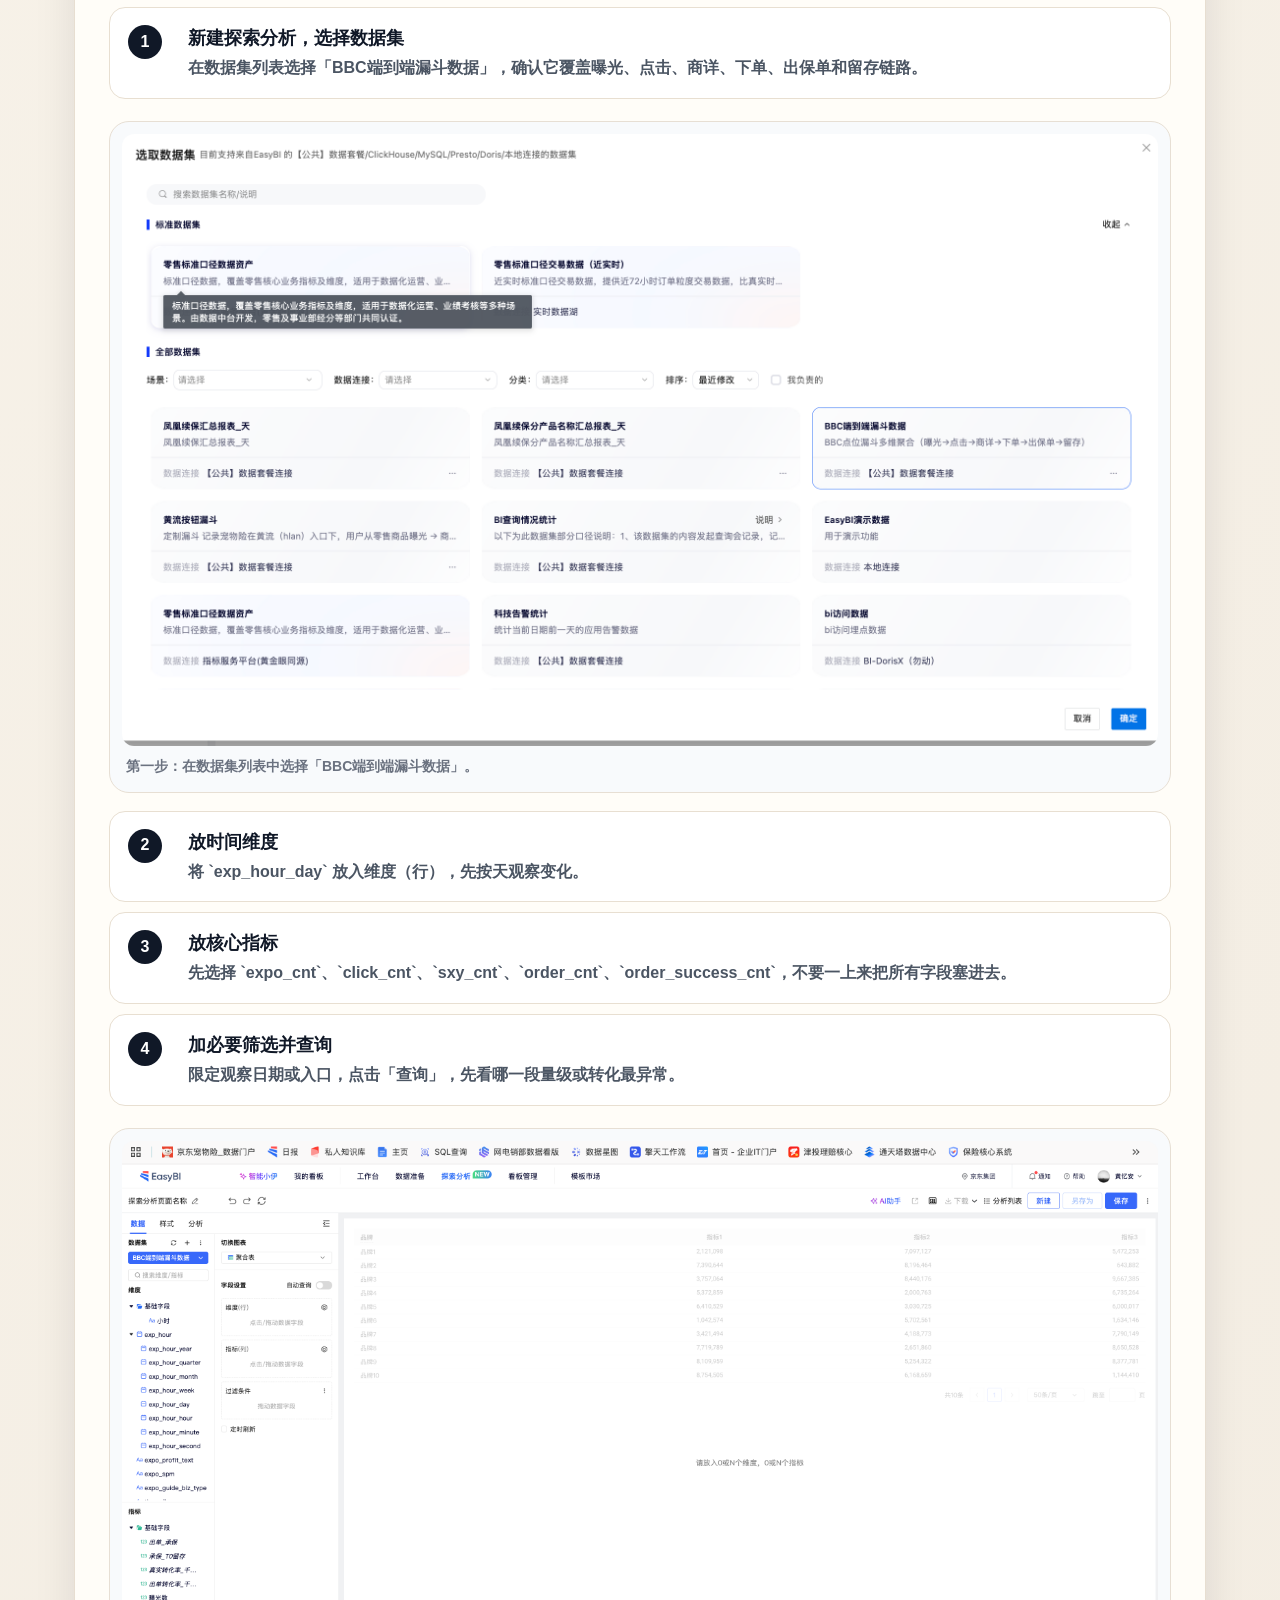
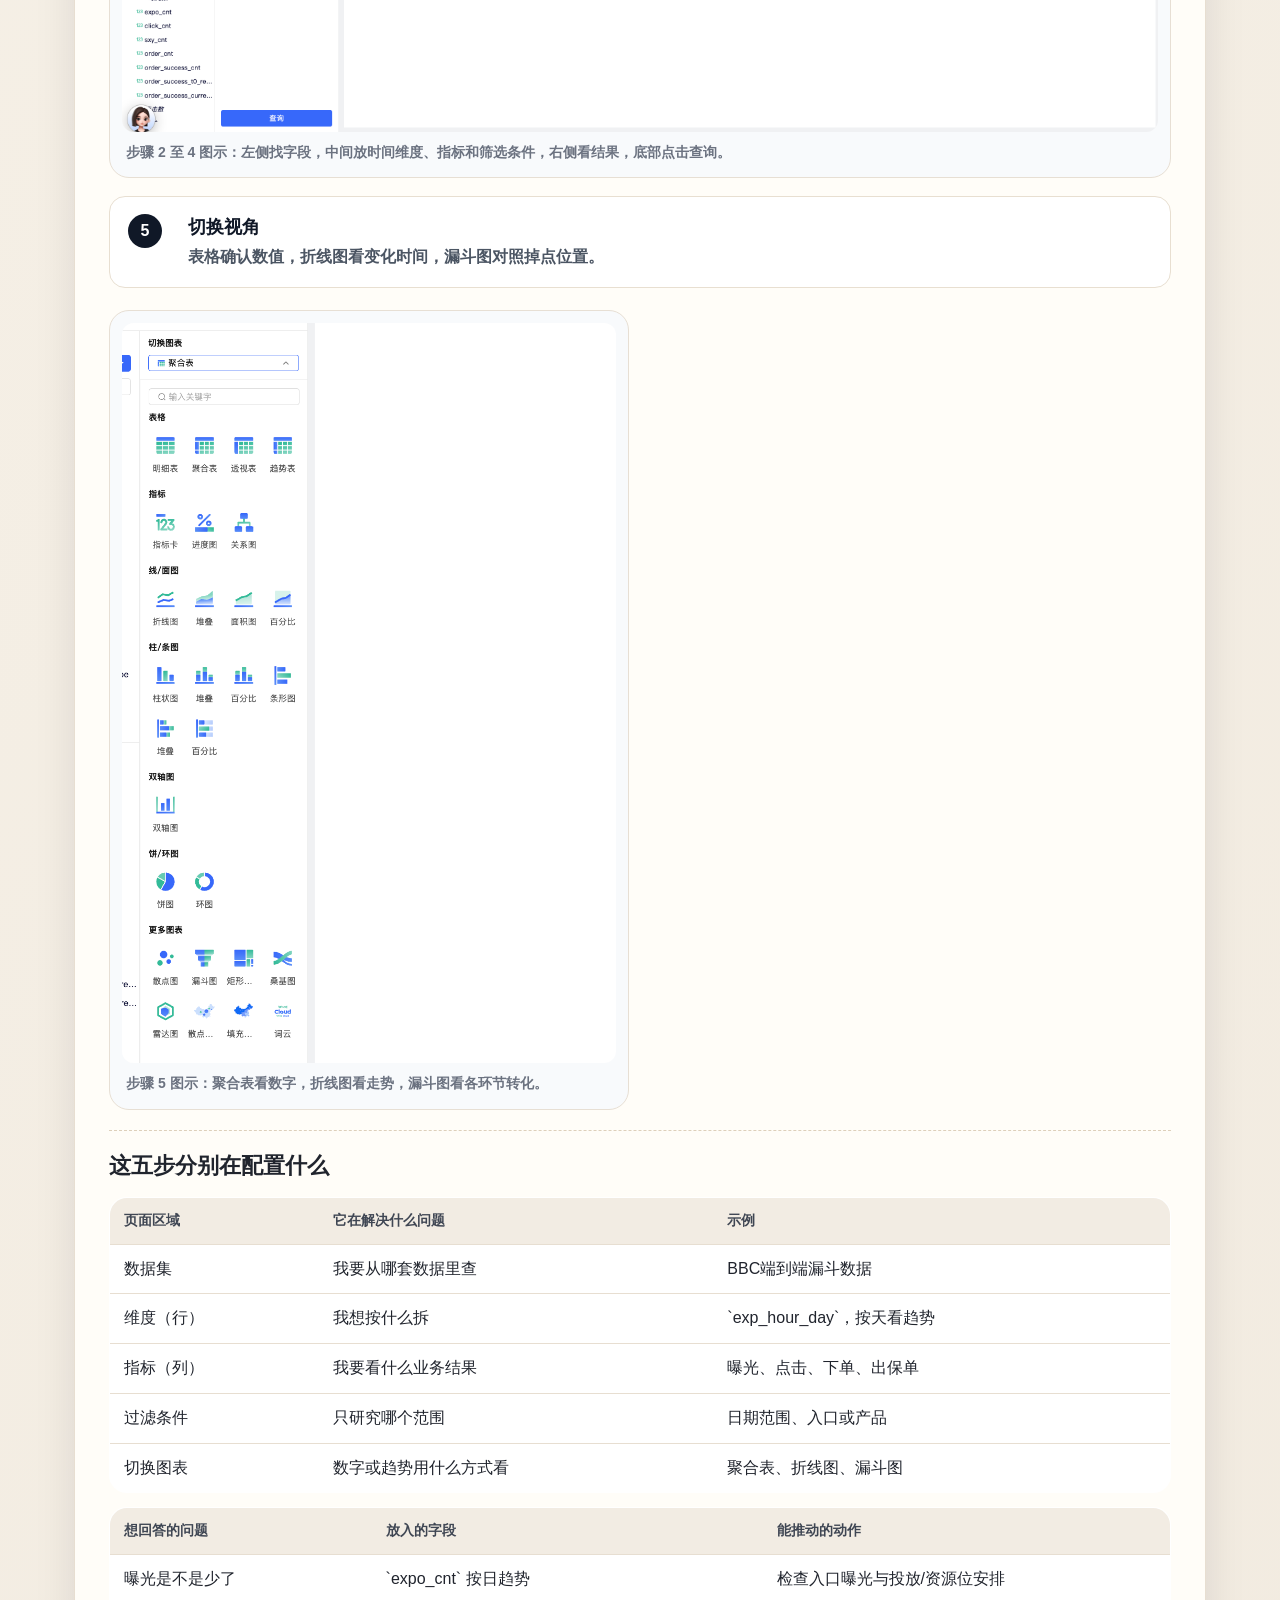
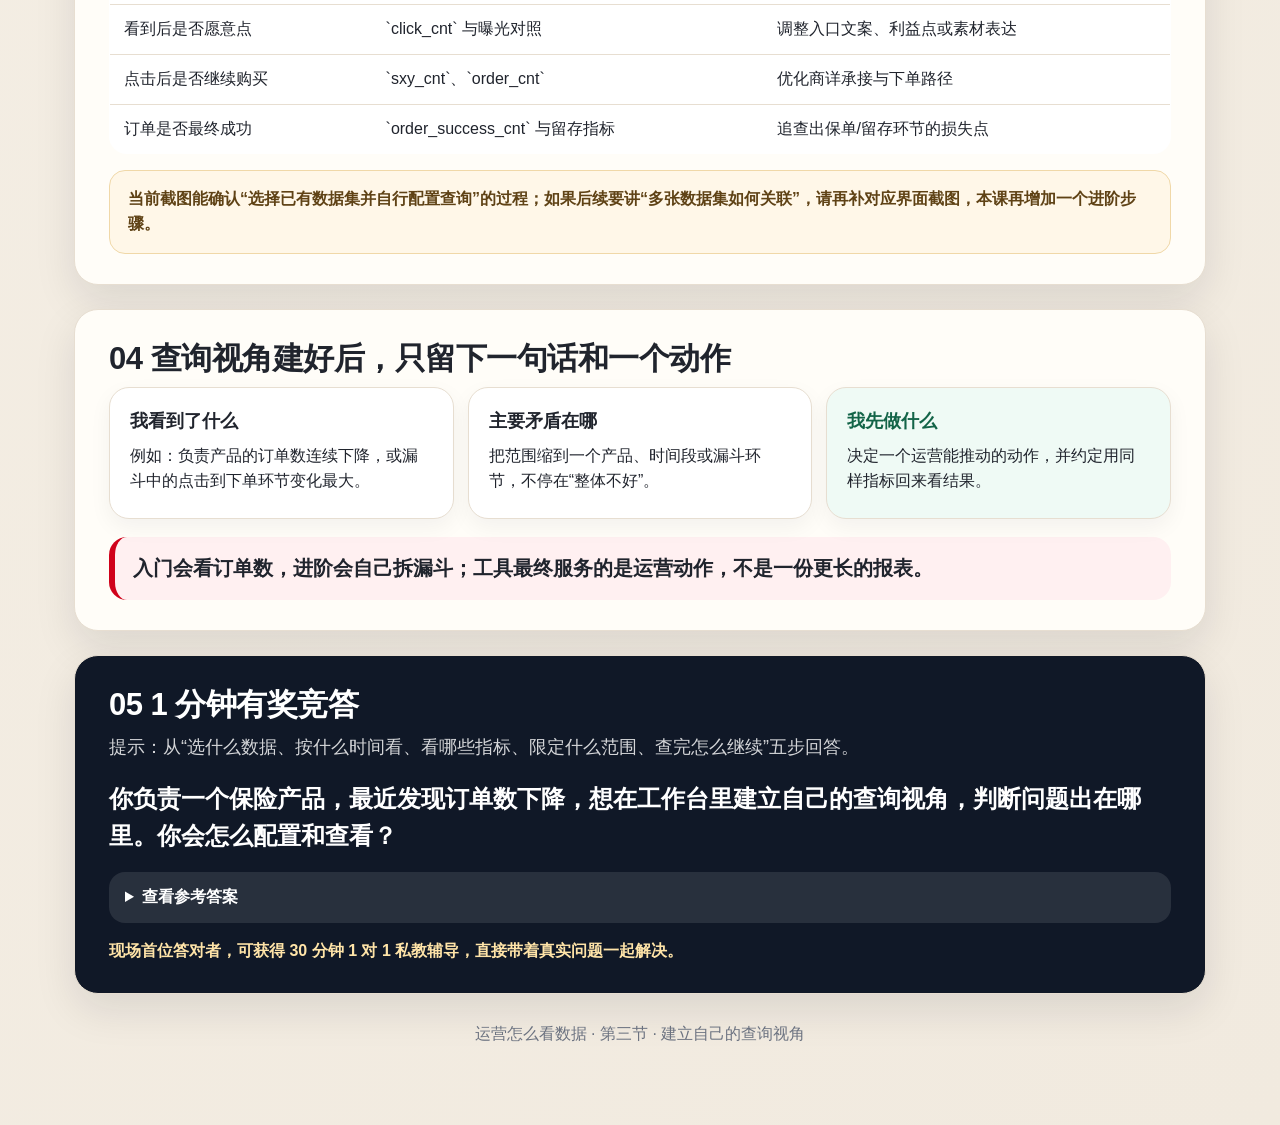
<file: 03_EasyBI探索分析_20分钟版.html>
<!doctype html>
<html lang="zh-CN">
<head>
  <meta charset="utf-8">
  <meta name="viewport" content="width=device-width,initial-scale=1">
  <title>第三节 · 用工作台建立自己的查询视角</title>
  <link rel="stylesheet" href="assets/style.css">
  <style>
    .figure{margin:22px 0 12px;padding:12px;border:1px solid #e7dfd4;border-radius:20px;background:#f8fafc}
    .figure img{width:100%;display:block;border-radius:12px;background:#fff}
    .figure figcaption{font-size:14px;color:#6b7280;font-weight:700;padding:10px 4px 2px}
    .figure.contain img{max-height:740px;object-fit:contain;object-position:left top}
    .narrow{max-width:520px}
    .steps{display:grid;gap:10px;margin-top:18px}
    .step{display:grid;grid-template-columns:46px 1fr;gap:14px;align-items:start;padding:17px 18px;border:1px solid #e8dfd1;border-radius:16px;background:#fff}
    .step b{display:grid;place-items:center;width:34px;height:34px;border-radius:999px;background:#101827;color:#fff}
    .step p{margin:0;color:#4b5563;font-weight:700}
    .step strong{display:block;color:#101827;font-size:18px;margin-bottom:3px}
    .qline{padding:16px 18px;margin:15px 0;border-left:4px solid #136448;border-radius:0 14px 14px 0;background:#f3f8f5;font-size:18px;font-weight:900}
    .callout{background:#fff7e8;border:1px solid #f0d8a8;border-radius:16px;padding:16px 18px;color:#5f4215;font-weight:800;margin-top:16px}
    .inline-module{margin-top:20px;padding-top:18px;border-top:1px dashed #ddcfba}
    .inline-module h3{margin:0 0 10px;font-size:22px}
    .op td:first-child{font-weight:900;color:#136448;white-space:nowrap}
    @media(max-width:900px){
      .figure.contain img{max-height:none}
      .step{grid-template-columns:38px 1fr;padding:14px}
    }
  </style>
</head>
<body>
<main class="deck">
  <section class="hero">
    <span class="eyebrow">第三节 · 15 分钟 · 查询视角</span>
    <h1>建立自己的<br>查询视角</h1>
    <p>把“我负责的业务哪里出了问题”转换成可查看、可筛选、可下钻的一组数据配置：先看现成报表，再进入工作台自己搭查询。</p>
    <div class="meta">
      <span class="chip">时长：15 分钟</span>
      <span class="chip">入口与权限</span>
      <span class="chip">现成报表入门</span>
      <span class="chip">BBC 自建查询</span>
      <span class="chip">真实截图演示</span>
    </div>
  </section>

  <nav class="nav">
    <a href="index.html">课程地图</a>
    <a href="02_数据是怎么来的_20分钟版.html">上一节</a>
    <a href="#access">入口与权限</a>
    <a href="#basic-case">入门案例</a>
    <a href="#advanced-case">进阶案例</a>
    <a href="templates/工作台查询检查表.html">查数清单</a>
  </nav>

  <section class="section">
    <h2>00 建立视角的两条路线，先易后难</h2>
    <div class="grid two">
      <div class="card good"><h4>入门：先看现成报表</h4><p>打开「宠物经营数据日报」，筛选自己负责的产品，先看订单数是否影响业绩达成。</p></div>
      <div class="card"><h4>进阶：再做探索分析</h4><p>进入「探索分析」，选择「BBC端到端漏斗数据」，自己放维度、指标和条件，定位漏斗哪一步出问题。</p></div>
    </div>
    <div class="takeaway">自己的查询视角不用从零开始：先看懂现成报表，再配置能回答自己问题的字段和筛选范围。</div>
  </section>

  <section class="section" id="access">
    <h2>01 开始建立视角：入口与权限</h2>
    <p class="lead">只记住一条路径：打开 EasyBI，有权限就从顶部进入「探索分析」；没有权限先按页面提示提交申请。</p>
    <div class="steps">
      <div class="step"><b>1</b><p><strong>直接打开链接</strong>进入 <span class="kbd">easybi.jd.com</span>。已有权限可继续使用；没有权限时，按页面申请提示提交访问申请。</p></div>
      <div class="step"><b>2</b><p><strong>从顶部导航进入「探索分析」</strong>点击页面顶部的「探索分析」，进入运营自己查询与拆解数据的工作台入口。</p></div>
    </div>
    <figure class="figure">
      <img src="assets/easybi_workbench_home.png" alt="EasyBI 页面顶部导航包含探索分析入口">
      <figcaption>进入 easybi.jd.com 后，页面顶部导航中的「探索分析」是进入工作台的入口。</figcaption>
    </figure>
    <div class="callout">如果打开链接后出现申请提示，点击申请即可；审批通过后，再回到同一入口继续操作。本页没有现成权限弹窗截图，不伪造界面。</div>
  </section>

  <section class="section" id="basic-case">
    <h2>02 案例教程 A：先用现成报表看订单数</h2>
    <p class="lead">运营先关心业绩是否达成。这里不先堆转化指标，而是从最直接的业务结果开始：订单数。</p>
    <div class="qline">问题：我负责的产品，订单数最近有没有明显变化？这会不会影响业绩达成？</div>
    <div class="steps">
      <div class="step"><b>1</b><p><strong>打开现成报表</strong>进入团队已经搭好的报表结果页。这里展示的是报表，不是让你先去选择数据集。</p></div>
    </div>
    <figure class="figure">
      <img src="assets/easybi_pet_report_explore_entry.jpg" alt="宠物经营数据日报的现成报表结果表，包含按日订单数与过程指标">
      <figcaption>步骤 1 图示（1/2）：现成报表结果页，按日期展示订单数及后续过程指标。</figcaption>
    </figure>
    <figure class="figure">
      <img src="assets/easybi_explore_after_click.jpg" alt="点击探索分析后进入的工作台界面，左侧为字段配置，右侧为报表结果">
      <figcaption>步骤 1 图示（2/2）：点击顶部「探索分析」后，进入可以继续筛选和拆解数据的工作台界面。</figcaption>
    </figure>
    <div class="steps">
      <div class="step"><b>2</b><p><strong>在工作台筛选负责产品</strong>进入探索分析后，先看订单数；需要缩小范围时，用 <span class="kbd">insu_sku_id</span> 只看自己负责的产品。</p></div>
    </div>
    <figure class="figure narrow contain">
      <img src="assets/easybi_pet_report_filter.png" alt="产品筛选下拉框，可选择具体保险产品">
      <figcaption>步骤 2 图示：按产品筛选，只看自己负责的一块。</figcaption>
    </figure>
    <table class="op">
      <thead><tr><th>看到什么</th><th>先怎么判断</th><th>下一步查什么</th></tr></thead>
      <tbody>
        <tr><td>订单数连续下降</td><td>业绩承压的直接信号</td><td>再看是哪个产品、哪段日期最明显</td></tr>
        <tr><td>订单数稳定，后续转化变差</td><td>流量/订单不是主要矛盾</td><td>继续看出单、留存、可转或已转环节</td></tr>
        <tr><td>只在某天异常</td><td>先不急着定业务动作</td><td>确认数据更新与当天活动因素</td></tr>
      </tbody>
    </table>
    <div class="inline-module" id="query-checklist-entry">
      <h3>查数前，随手确认四件事</h3>
      <div class="grid two">
        <a class="card good" href="templates/工作台查询检查表.html"><h4>打开查数清单</h4><p>记录主指标、时间、产品范围、拆分维度，以及改完动作后如何复看。</p></a>
        <div class="card"><h4>本案例应该记什么</h4><p>主指标写「订单数」；范围写负责产品；时间写观察周期；下一层再写过程转化指标。</p></div>
      </div>
    </div>
  </section>

  <section class="section" id="advanced-case">
    <h2>03 案例教程 B：用 BBC 漏斗自己搭查询</h2>
    <p class="lead">现成报表回答不了自己的问题时，再进入「探索分析」建立查询视角：选择数据集，把要拆的时间、要看的指标和负责范围放进去。</p>
    <div class="qline">问题：从曝光到留存，哪个环节最可能拖累最终结果？</div>
    <div class="steps">
      <div class="step"><b>1</b><p><strong>新建探索分析，选择数据集</strong>在数据集列表选择「BBC端到端漏斗数据」，确认它覆盖曝光、点击、商详、下单、出保单和留存链路。</p></div>
    </div>
    <figure class="figure">
      <img src="assets/easybi_bbc_dataset_picker.png" alt="选取数据集页面，其中 BBC端到端漏斗数据被选中">
      <figcaption>第一步：在数据集列表中选择「BBC端到端漏斗数据」。</figcaption>
    </figure>
    <div class="steps">
      <div class="step"><b>2</b><p><strong>放时间维度</strong>将 `exp_hour_day` 放入维度（行），先按天观察变化。</p></div>
      <div class="step"><b>3</b><p><strong>放核心指标</strong>先选择 `expo_cnt`、`click_cnt`、`sxy_cnt`、`order_cnt`、`order_success_cnt`，不要一上来把所有字段塞进去。</p></div>
      <div class="step"><b>4</b><p><strong>加必要筛选并查询</strong>限定观察日期或入口，点击「查询」，先看哪一段量级或转化最异常。</p></div>
    </div>
    <figure class="figure">
      <img src="assets/easybi_bbc_workspace.png" alt="BBC端到端漏斗数据的探索分析工作区">
      <figcaption>步骤 2 至 4 图示：左侧找字段，中间放时间维度、指标和筛选条件，右侧看结果，底部点击查询。</figcaption>
    </figure>
    <div class="steps">
      <div class="step"><b>5</b><p><strong>切换视角</strong>表格确认数值，折线图看变化时间，漏斗图对照掉点位置。</p></div>
    </div>
    <figure class="figure narrow contain">
      <img src="assets/easybi_chart_picker.png" alt="探索分析切换图表面板，提供表格、折线图和漏斗图等类型">
      <figcaption>步骤 5 图示：聚合表看数字，折线图看走势，漏斗图看各环节转化。</figcaption>
    </figure>
    <div class="inline-module">
      <h3>这五步分别在配置什么</h3>
      <table>
        <thead><tr><th>页面区域</th><th>它在解决什么问题</th><th>示例</th></tr></thead>
        <tbody>
          <tr><td>数据集</td><td>我要从哪套数据里查</td><td>BBC端到端漏斗数据</td></tr>
          <tr><td>维度（行）</td><td>我想按什么拆</td><td>`exp_hour_day`，按天看趋势</td></tr>
          <tr><td>指标（列）</td><td>我要看什么业务结果</td><td>曝光、点击、下单、出保单</td></tr>
          <tr><td>过滤条件</td><td>只研究哪个范围</td><td>日期范围、入口或产品</td></tr>
          <tr><td>切换图表</td><td>数字或趋势用什么方式看</td><td>聚合表、折线图、漏斗图</td></tr>
        </tbody>
      </table>
    </div>
    <table>
      <thead><tr><th>想回答的问题</th><th>放入的字段</th><th>能推动的动作</th></tr></thead>
      <tbody>
        <tr><td>曝光是不是少了</td><td>`expo_cnt` 按日趋势</td><td>检查入口曝光与投放/资源位安排</td></tr>
        <tr><td>看到后是否愿意点</td><td>`click_cnt` 与曝光对照</td><td>调整入口文案、利益点或素材表达</td></tr>
        <tr><td>点击后是否继续购买</td><td>`sxy_cnt`、`order_cnt`</td><td>优化商详承接与下单路径</td></tr>
        <tr><td>订单是否最终成功</td><td>`order_success_cnt` 与留存指标</td><td>追查出保单/留存环节的损失点</td></tr>
      </tbody>
    </table>
    <div class="callout">当前截图能确认“选择已有数据集并自行配置查询”的过程；如果后续要讲“多张数据集如何关联”，请再补对应界面截图，本课再增加一个进阶步骤。</div>
  </section>

  <section class="section">
    <h2>04 查询视角建好后，只留下一句话和一个动作</h2>
    <div class="grid three">
      <div class="card"><h4>我看到了什么</h4><p>例如：负责产品的订单数连续下降，或漏斗中的点击到下单环节变化最大。</p></div>
      <div class="card"><h4>主要矛盾在哪</h4><p>把范围缩到一个产品、时间段或漏斗环节，不停在“整体不好”。</p></div>
      <div class="card good"><h4>我先做什么</h4><p>决定一个运营能推动的动作，并约定用同样指标回来看结果。</p></div>
    </div>
    <div class="takeaway">入门会看订单数，进阶会自己拆漏斗；工具最终服务的是运营动作，不是一份更长的报表。</div>
  </section>

  <section class="section qa">
    <h2>05 1 分钟有奖竞答</h2>
    <p class="lead">提示：从“选什么数据、按什么时间看、看哪些指标、限定什么范围、查完怎么继续”五步回答。</p>
    <div class="qa-question">你负责一个保险产品，最近发现订单数下降，想在工作台里建立自己的查询视角，判断问题出在哪里。你会怎么配置和查看？</div>
    <details>
      <summary>查看参考答案</summary>
      <p>先选择包含订单数及相关过程指标的数据集；放入按日时间维度，观察下降从何时开始；放入订单数，并补充必要的曝光、点击、商详或出保单指标；筛选自己负责的产品，必要时限定渠道或入口；查询后先看哪一环变化最大，再继续下钻并匹配动作。</p>
    </details>
    <div class="qa-reward">现场首位答对者，可获得 30 分钟 1 对 1 私教辅导，直接带着真实问题一起解决。</div>
  </section>

  <footer class="footer">运营怎么看数据 · 第三节 · 建立自己的查询视角</footer>
</main>
</body>
</html>
</file>
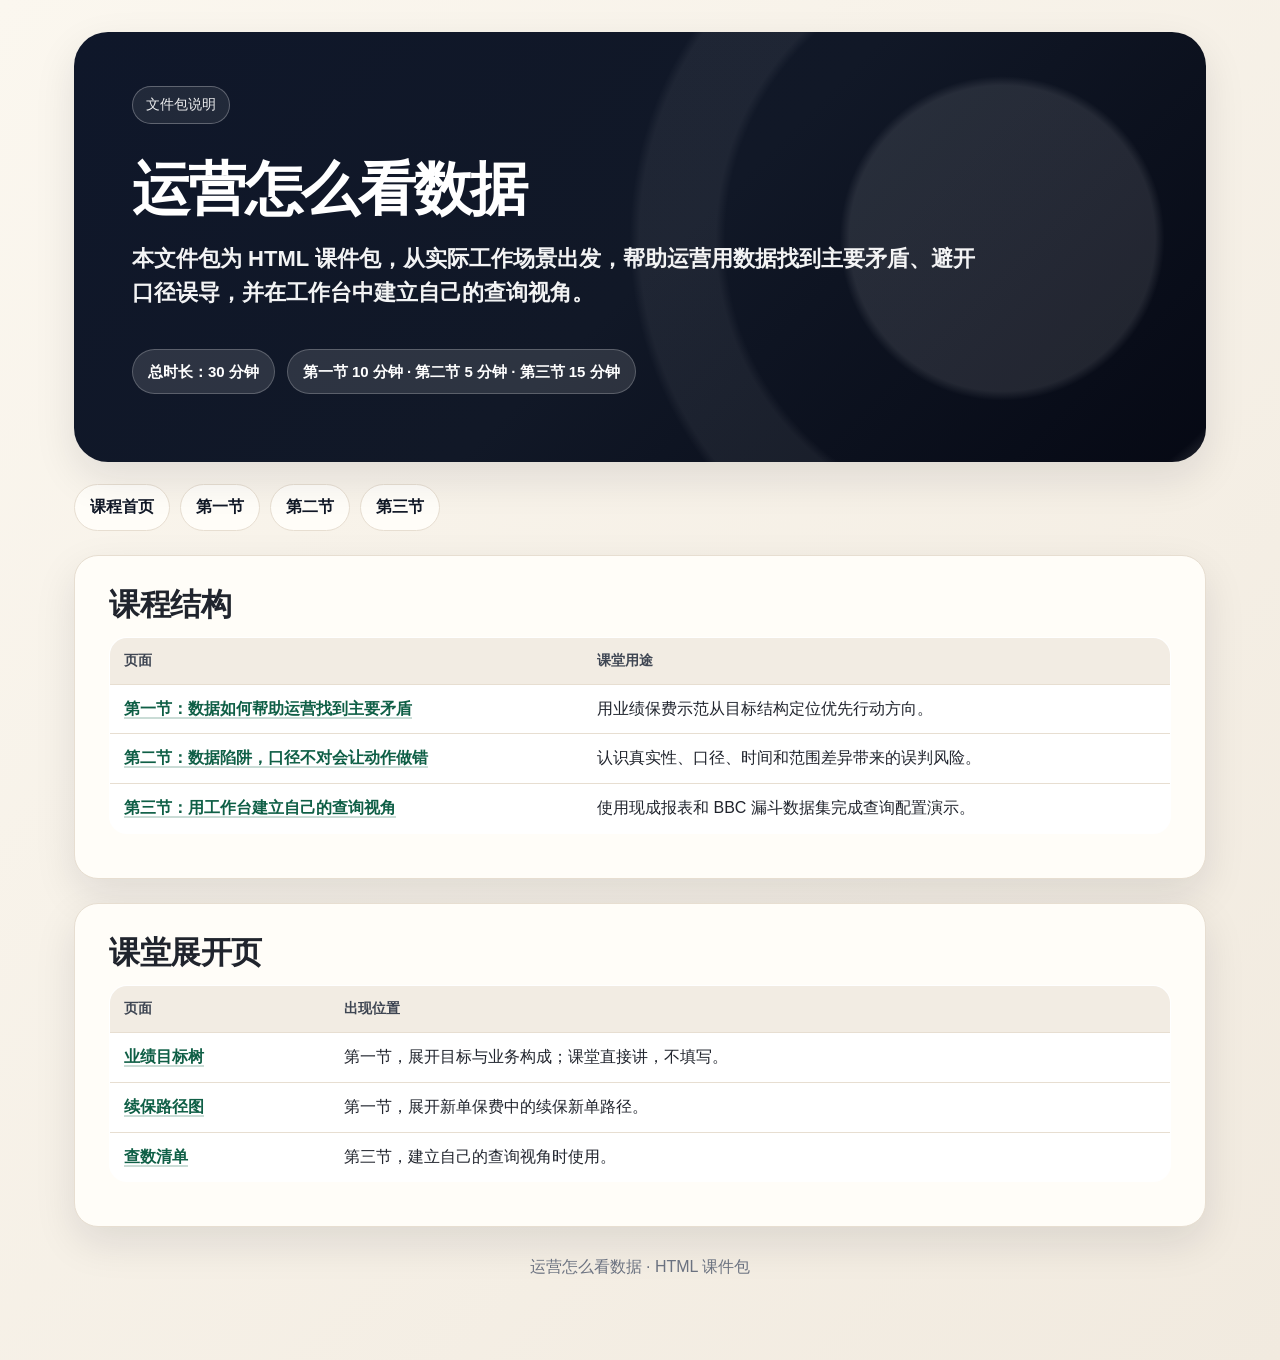
<file: README.html>
<!doctype html>
<html lang="zh-CN">
<head>
  <meta charset="utf-8">
  <meta name="viewport" content="width=device-width,initial-scale=1">
  <title>运营怎么看数据 · 使用说明</title>
  <link rel="stylesheet" href="assets/style.css">
</head>
<body>
<main class="deck">
  <section class="hero">
    <span class="eyebrow">文件包说明</span>
    <h1>运营怎么看数据</h1>
    <p>本文件包为 HTML 课件包，从实际工作场景出发，帮助运营用数据找到主要矛盾、避开口径误导，并在工作台中建立自己的查询视角。</p>
    <div class="meta">
      <span class="chip">总时长：30 分钟</span>
      <span class="chip">第一节 10 分钟 · 第二节 5 分钟 · 第三节 15 分钟</span>
    </div>
  </section>
  <nav class="nav">
    <a href="index.html">课程首页</a>
    <a href="01_先想清楚再查数_20分钟版.html">第一节</a>
    <a href="02_数据是怎么来的_20分钟版.html">第二节</a>
    <a href="03_EasyBI探索分析_20分钟版.html">第三节</a>
  </nav>
  <section class="section">
    <h2>课程结构</h2>
    <table>
      <thead><tr><th>页面</th><th>课堂用途</th></tr></thead>
      <tbody>
        <tr><td><a href="01_先想清楚再查数_20分钟版.html">第一节：数据如何帮助运营找到主要矛盾</a></td><td>用业绩保费示范从目标结构定位优先行动方向。</td></tr>
        <tr><td><a href="02_数据是怎么来的_20分钟版.html">第二节：数据陷阱，口径不对会让动作做错</a></td><td>认识真实性、口径、时间和范围差异带来的误判风险。</td></tr>
        <tr><td><a href="03_EasyBI探索分析_20分钟版.html">第三节：用工作台建立自己的查询视角</a></td><td>使用现成报表和 BBC 漏斗数据集完成查询配置演示。</td></tr>
      </tbody>
    </table>
  </section>
  <section class="section">
    <h2>课堂展开页</h2>
    <table>
      <thead><tr><th>页面</th><th>出现位置</th></tr></thead>
      <tbody>
        <tr><td><a href="templates/目标-拆解-数据自检卡.html">业绩目标树</a></td><td>第一节，展开目标与业务构成；课堂直接讲，不填写。</td></tr>
        <tr><td><a href="templates/指标拆解练习表.html">续保路径图</a></td><td>第一节，展开新单保费中的续保新单路径。</td></tr>
        <tr><td><a href="templates/工作台查询检查表.html">查数清单</a></td><td>第三节，建立自己的查询视角时使用。</td></tr>
      </tbody>
    </table>
  </section>
  <footer class="footer">运营怎么看数据 · HTML 课件包</footer>
</main>
</body>
</html>
</file>
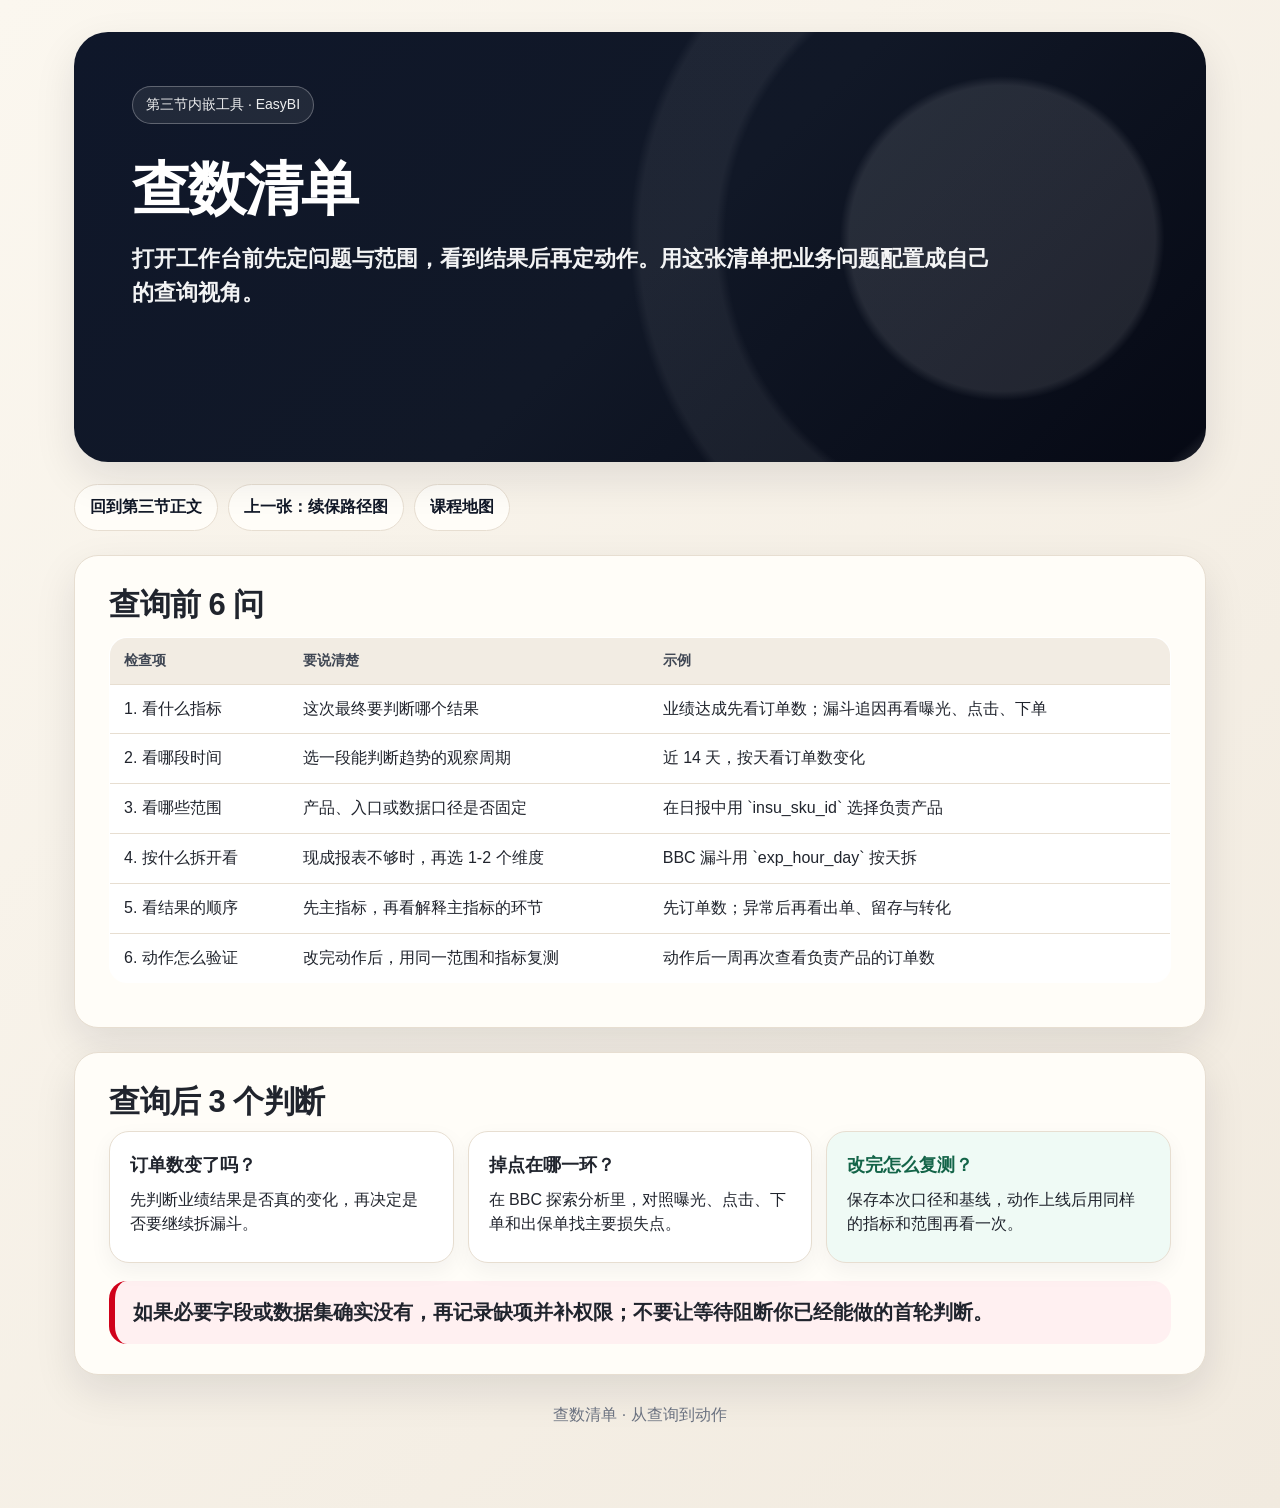
<file: templates/工作台查询检查表.html>
<!doctype html>
<html lang="zh-CN">
<head>
  <meta charset="utf-8">
  <meta name="viewport" content="width=device-width,initial-scale=1">
  <title>查数清单</title>
  <link rel="stylesheet" href="../assets/style.css">
</head>
<body>
<main class="deck">
  <section class="hero">
    <span class="eyebrow">第三节内嵌工具 · EasyBI</span>
    <h1>查数清单</h1>
    <p>打开工作台前先定问题与范围，看到结果后再定动作。用这张清单把业务问题配置成自己的查询视角。</p>
  </section>

  <nav class="nav">
    <a href="../03_EasyBI探索分析_20分钟版.html#query-checklist-entry">回到第三节正文</a>
    <a href="指标拆解练习表.html">上一张：续保路径图</a>
    <a href="../index.html">课程地图</a>
  </nav>

  <section class="section">
    <h2>查询前 6 问</h2>
    <table>
      <thead><tr><th>检查项</th><th>要说清楚</th><th>示例</th></tr></thead>
      <tbody>
        <tr><td>1. 看什么指标</td><td>这次最终要判断哪个结果</td><td>业绩达成先看订单数；漏斗追因再看曝光、点击、下单</td></tr>
        <tr><td>2. 看哪段时间</td><td>选一段能判断趋势的观察周期</td><td>近 14 天，按天看订单数变化</td></tr>
        <tr><td>3. 看哪些范围</td><td>产品、入口或数据口径是否固定</td><td>在日报中用 `insu_sku_id` 选择负责产品</td></tr>
        <tr><td>4. 按什么拆开看</td><td>现成报表不够时，再选 1-2 个维度</td><td>BBC 漏斗用 `exp_hour_day` 按天拆</td></tr>
        <tr><td>5. 看结果的顺序</td><td>先主指标，再看解释主指标的环节</td><td>先订单数；异常后再看出单、留存与转化</td></tr>
        <tr><td>6. 动作怎么验证</td><td>改完动作后，用同一范围和指标复测</td><td>动作后一周再次查看负责产品的订单数</td></tr>
      </tbody>
    </table>
  </section>

  <section class="section">
    <h2>查询后 3 个判断</h2>
    <div class="grid three">
      <div class="card"><h4>订单数变了吗？</h4><p>先判断业绩结果是否真的变化，再决定是否要继续拆漏斗。</p></div>
      <div class="card"><h4>掉点在哪一环？</h4><p>在 BBC 探索分析里，对照曝光、点击、下单和出保单找主要损失点。</p></div>
      <div class="card good"><h4>改完怎么复测？</h4><p>保存本次口径和基线，动作上线后用同样的指标和范围再看一次。</p></div>
    </div>
    <div class="takeaway">如果必要字段或数据集确实没有，再记录缺项并补权限；不要让等待阻断你已经能做的首轮判断。</div>
  </section>

  <footer class="footer">查数清单 · 从查询到动作</footer>
</main>
</body>
</html>
</file>
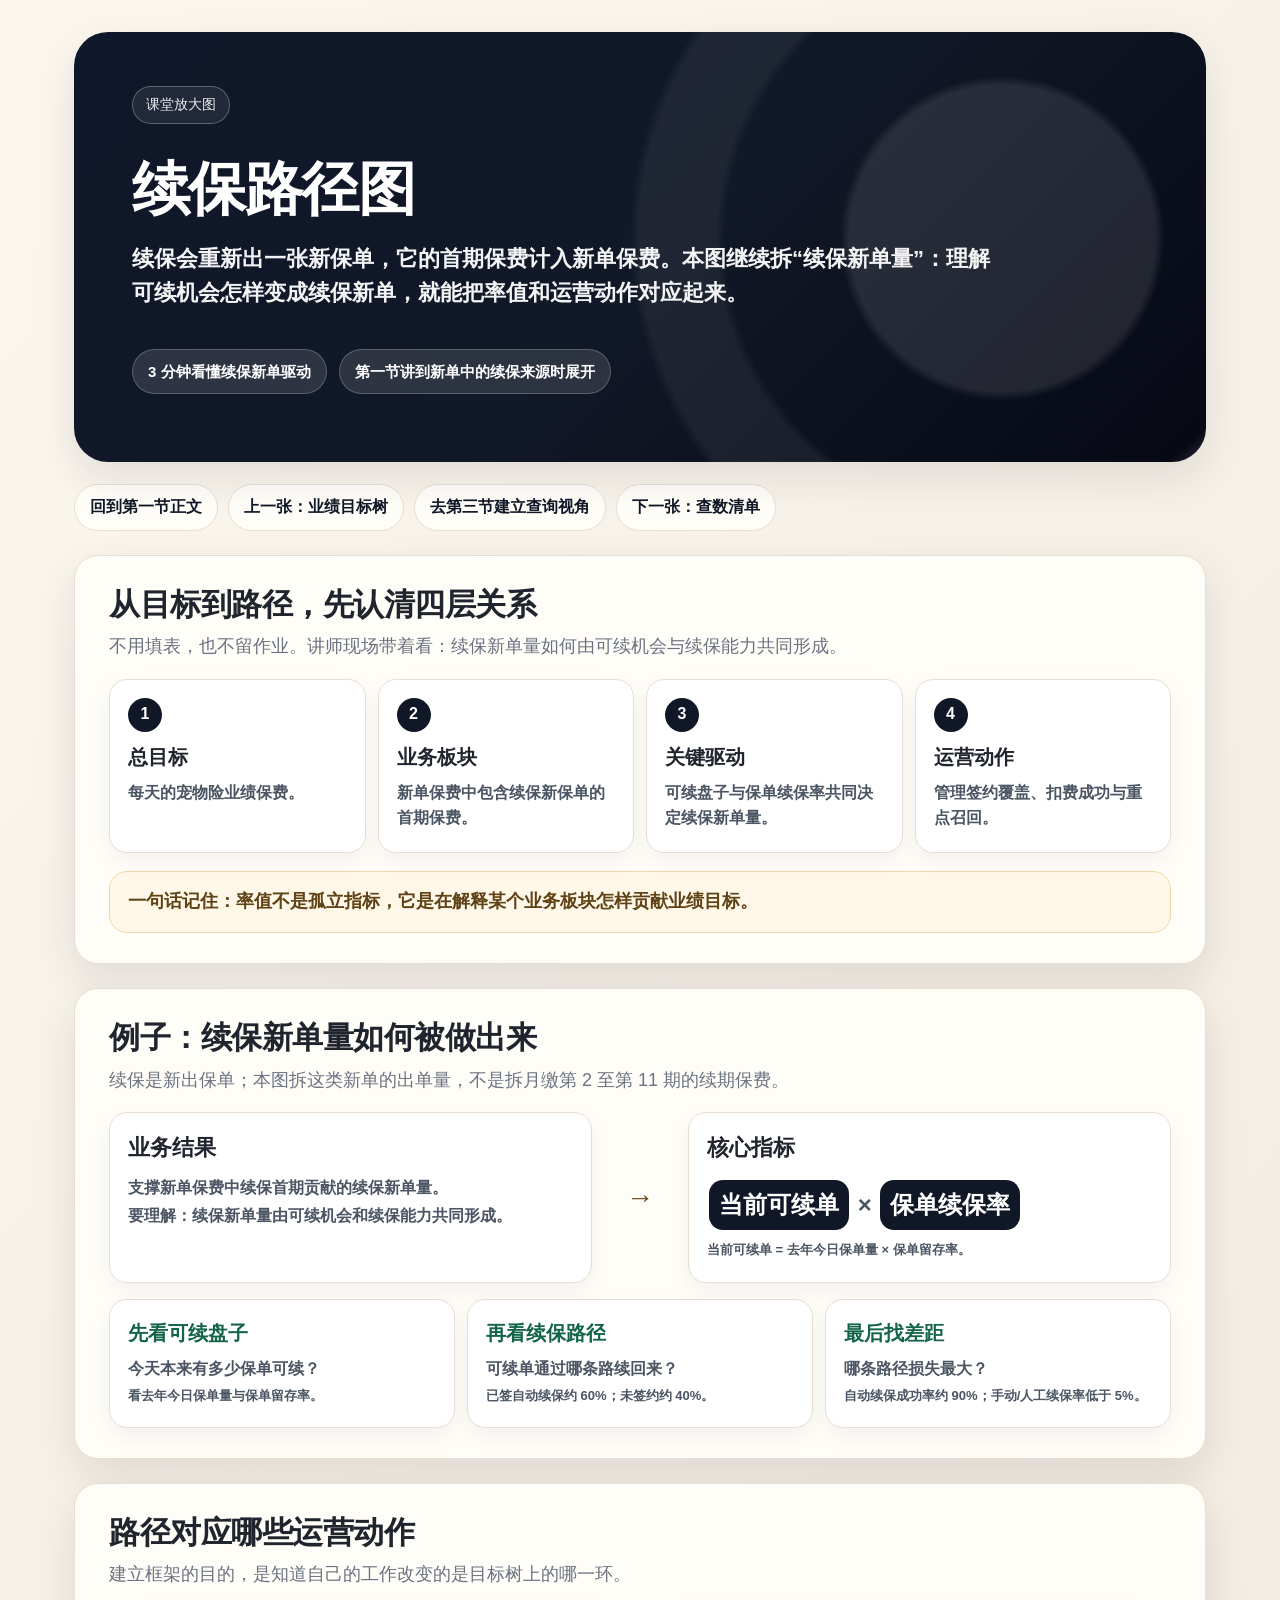
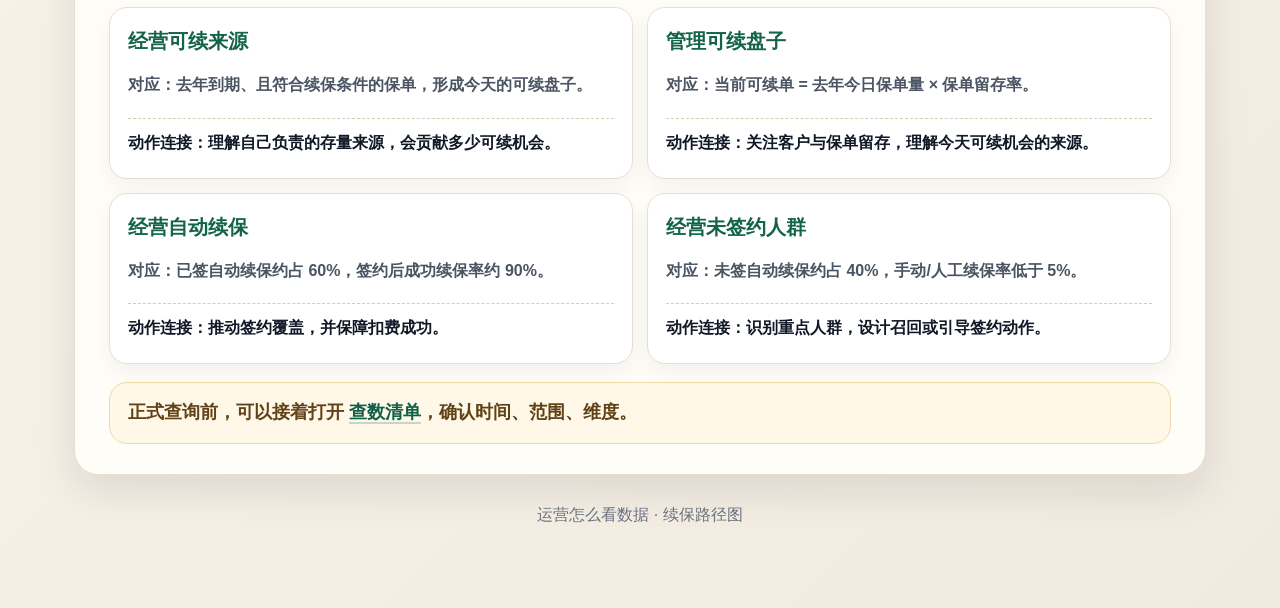
<file: templates/指标拆解练习表.html>
<!doctype html>
<html lang="zh-CN">
<head>
  <meta charset="utf-8">
  <meta name="viewport" content="width=device-width,initial-scale=1">
  <title>续保路径图</title>
  <link rel="stylesheet" href="../assets/style.css">
  <style>
    .route{display:grid;grid-template-columns:repeat(4,minmax(0,1fr));gap:12px;margin-top:18px}
    .route-card,.flow-card,.answer-card,.decision-card{background:#fff;border:1px solid var(--line);border-radius:18px;padding:18px;box-shadow:0 8px 22px rgba(16,24,39,.05)}
    .route-card b{display:inline-grid;place-items:center;width:34px;height:34px;border-radius:999px;background:var(--blue);color:#fff;margin-bottom:10px}
    .route-card h3,.answer-card h3{font-size:20px;margin:0 0 8px}
    .route-card p,.flow-card p,.answer-card p,.decision-card p{margin:.25em 0;color:#4b5563;font-weight:700}
    .flow{display:grid;grid-template-columns:1fr 68px 1fr;gap:14px;align-items:stretch;margin-top:18px}
    .flow-card h3{margin:0 0 10px;font-size:22px}
    .flow-arrow{display:grid;place-items:center;color:#6b4b1d;font-weight:900;font-size:28px}
    .formula{font-size:24px;font-weight:900;line-height:1.45}
    .formula span{display:inline-block;background:#101827;color:#fff;border-radius:14px;padding:8px 10px;margin:4px 2px}
    .answer-grid{display:grid;grid-template-columns:repeat(3,minmax(0,1fr));gap:12px;margin-top:16px}
    .answer-card h3,.decision-card h3{color:#136448}
    .decision-grid{display:grid;grid-template-columns:repeat(2,minmax(0,1fr));gap:14px;margin-top:16px}
    .decision-card{display:grid;gap:12px}
    .decision-card h3{margin:0;font-size:20px}
    .decision-card .next{border-top:1px dashed #d9cbb8;padding-top:12px;color:#111827}
    .no-homework{margin-top:18px;padding:16px 18px;border-radius:18px;background:#fff7e8;border:1px solid #f0d8a8;color:#5f4215;font-size:18px;font-weight:900}
    .plain-link{color:#0f5f46;font-weight:900;text-decoration:none;border-bottom:2px solid rgba(15,95,70,.25)}
    .chip,.nav a,.route-card p,.flow-card p,.answer-card p,.decision-card p{overflow-wrap:anywhere}
    @media(max-width:900px){
      html,body{max-width:100%;overflow-x:hidden}
      .deck{width:100%;max-width:100%;overflow:hidden;padding:16px 12px 56px}
      .hero,.section{width:80vw!important;max-width:80vw!important;margin-left:0;margin-right:0}
      .hero{padding:32px 20px}
      .hero h1{font-size:34px}
      .hero p{font-size:16px;overflow-wrap:anywhere;word-break:break-word}
      .meta{display:grid;grid-template-columns:minmax(0,1fr)}
      .chip{display:block;white-space:normal}
      .route,.flow,.answer-grid,.decision-grid{grid-template-columns:1fr}
      .flow-arrow{font-size:22px;transform:rotate(90deg);min-height:28px}
      .nav{display:grid;grid-template-columns:repeat(2,minmax(0,1fr));gap:8px;width:80vw!important;max-width:80vw!important;overflow:visible}
      .nav a,.lead,.no-homework{overflow-wrap:anywhere;word-break:break-word;white-space:normal;text-align:center}
      .section{overflow:hidden}
    }
  </style>
</head>
<body>
<main class="deck">
  <section class="hero">
    <span class="eyebrow">课堂放大图</span>
    <h1>续保路径图</h1>
    <p>续保会重新出一张新保单，它的首期保费计入新单保费。本图继续拆“续保新单量”：理解可续机会怎样变成续保新单，就能把率值和运营动作对应起来。</p>
    <div class="meta">
      <span class="chip">3 分钟看懂续保新单驱动</span>
      <span class="chip">第一节讲到新单中的续保来源时展开</span>
    </div>
  </section>

  <nav class="nav">
    <a href="../01_先想清楚再查数_20分钟版.html#split-card-entry">回到第一节正文</a>
    <a href="目标-拆解-数据自检卡.html">上一张：业绩目标树</a>
    <a href="../03_EasyBI探索分析_20分钟版.html#query-checklist-entry">去第三节建立查询视角</a>
    <a href="工作台查询检查表.html">下一张：查数清单</a>
  </nav>

  <section class="section">
    <h2>从目标到路径，先认清四层关系</h2>
    <p class="lead">不用填表，也不留作业。讲师现场带着看：续保新单量如何由可续机会与续保能力共同形成。</p>
    <div class="route">
      <div class="route-card"><b>1</b><h3>总目标</h3><p>每天的宠物险业绩保费。</p></div>
      <div class="route-card"><b>2</b><h3>业务板块</h3><p>新单保费中包含续保新保单的首期保费。</p></div>
      <div class="route-card"><b>3</b><h3>关键驱动</h3><p>可续盘子与保单续保率共同决定续保新单量。</p></div>
      <div class="route-card"><b>4</b><h3>运营动作</h3><p>管理签约覆盖、扣费成功与重点召回。</p></div>
    </div>
    <div class="no-homework">一句话记住：率值不是孤立指标，它是在解释某个业务板块怎样贡献业绩目标。</div>
  </section>

  <section class="section">
    <h2>例子：续保新单量如何被做出来</h2>
    <p class="lead">续保是新出保单；本图拆这类新单的出单量，不是拆月缴第 2 至第 11 期的续期保费。</p>
    <div class="flow">
      <div class="flow-card">
        <h3>业务结果</h3>
        <p>支撑新单保费中续保首期贡献的续保新单量。</p>
        <p><b>要理解：</b>续保新单量由可续机会和续保能力共同形成。</p>
      </div>
      <div class="flow-arrow">→</div>
      <div class="flow-card">
        <h3>核心指标</h3>
        <p class="formula"><span>当前可续单</span> × <span>保单续保率</span></p>
        <p class="mini">当前可续单 = 去年今日保单量 × 保单留存率。</p>
      </div>
    </div>
    <div class="answer-grid">
      <div class="answer-card"><h3>先看可续盘子</h3><p>今天本来有多少保单可续？</p><p class="mini">看去年今日保单量与保单留存率。</p></div>
      <div class="answer-card"><h3>再看续保路径</h3><p>可续单通过哪条路续回来？</p><p class="mini">已签自动续保约 60%；未签约约 40%。</p></div>
      <div class="answer-card"><h3>最后找差距</h3><p>哪条路径损失最大？</p><p class="mini">自动续保成功率约 90%；手动/人工续保率低于 5%。</p></div>
    </div>
  </section>

  <section class="section">
    <h2>路径对应哪些运营动作</h2>
    <p class="lead">建立框架的目的，是知道自己的工作改变的是目标树上的哪一环。</p>
    <div class="decision-grid">
      <div class="decision-card">
        <h3>经营可续来源</h3>
        <p><b>对应：</b>去年到期、且符合续保条件的保单，形成今天的可续盘子。</p>
        <p class="next"><b>动作连接：</b>理解自己负责的存量来源，会贡献多少可续机会。</p>
      </div>
      <div class="decision-card">
        <h3>管理可续盘子</h3>
        <p><b>对应：</b>当前可续单 = 去年今日保单量 × 保单留存率。</p>
        <p class="next"><b>动作连接：</b>关注客户与保单留存，理解今天可续机会的来源。</p>
      </div>
      <div class="decision-card">
        <h3>经营自动续保</h3>
        <p><b>对应：</b>已签自动续保约占 60%，签约后成功续保率约 90%。</p>
        <p class="next"><b>动作连接：</b>推动签约覆盖，并保障扣费成功。</p>
      </div>
      <div class="decision-card">
        <h3>经营未签约人群</h3>
        <p><b>对应：</b>未签自动续保约占 40%，手动/人工续保率低于 5%。</p>
        <p class="next"><b>动作连接：</b>识别重点人群，设计召回或引导签约动作。</p>
      </div>
    </div>
    <div class="no-homework">正式查询前，可以接着打开 <a class="plain-link" href="工作台查询检查表.html">查数清单</a>，确认时间、范围、维度。</div>
  </section>

  <footer class="footer">运营怎么看数据 · 续保路径图</footer>
</main>
</body>
</html>
</file>
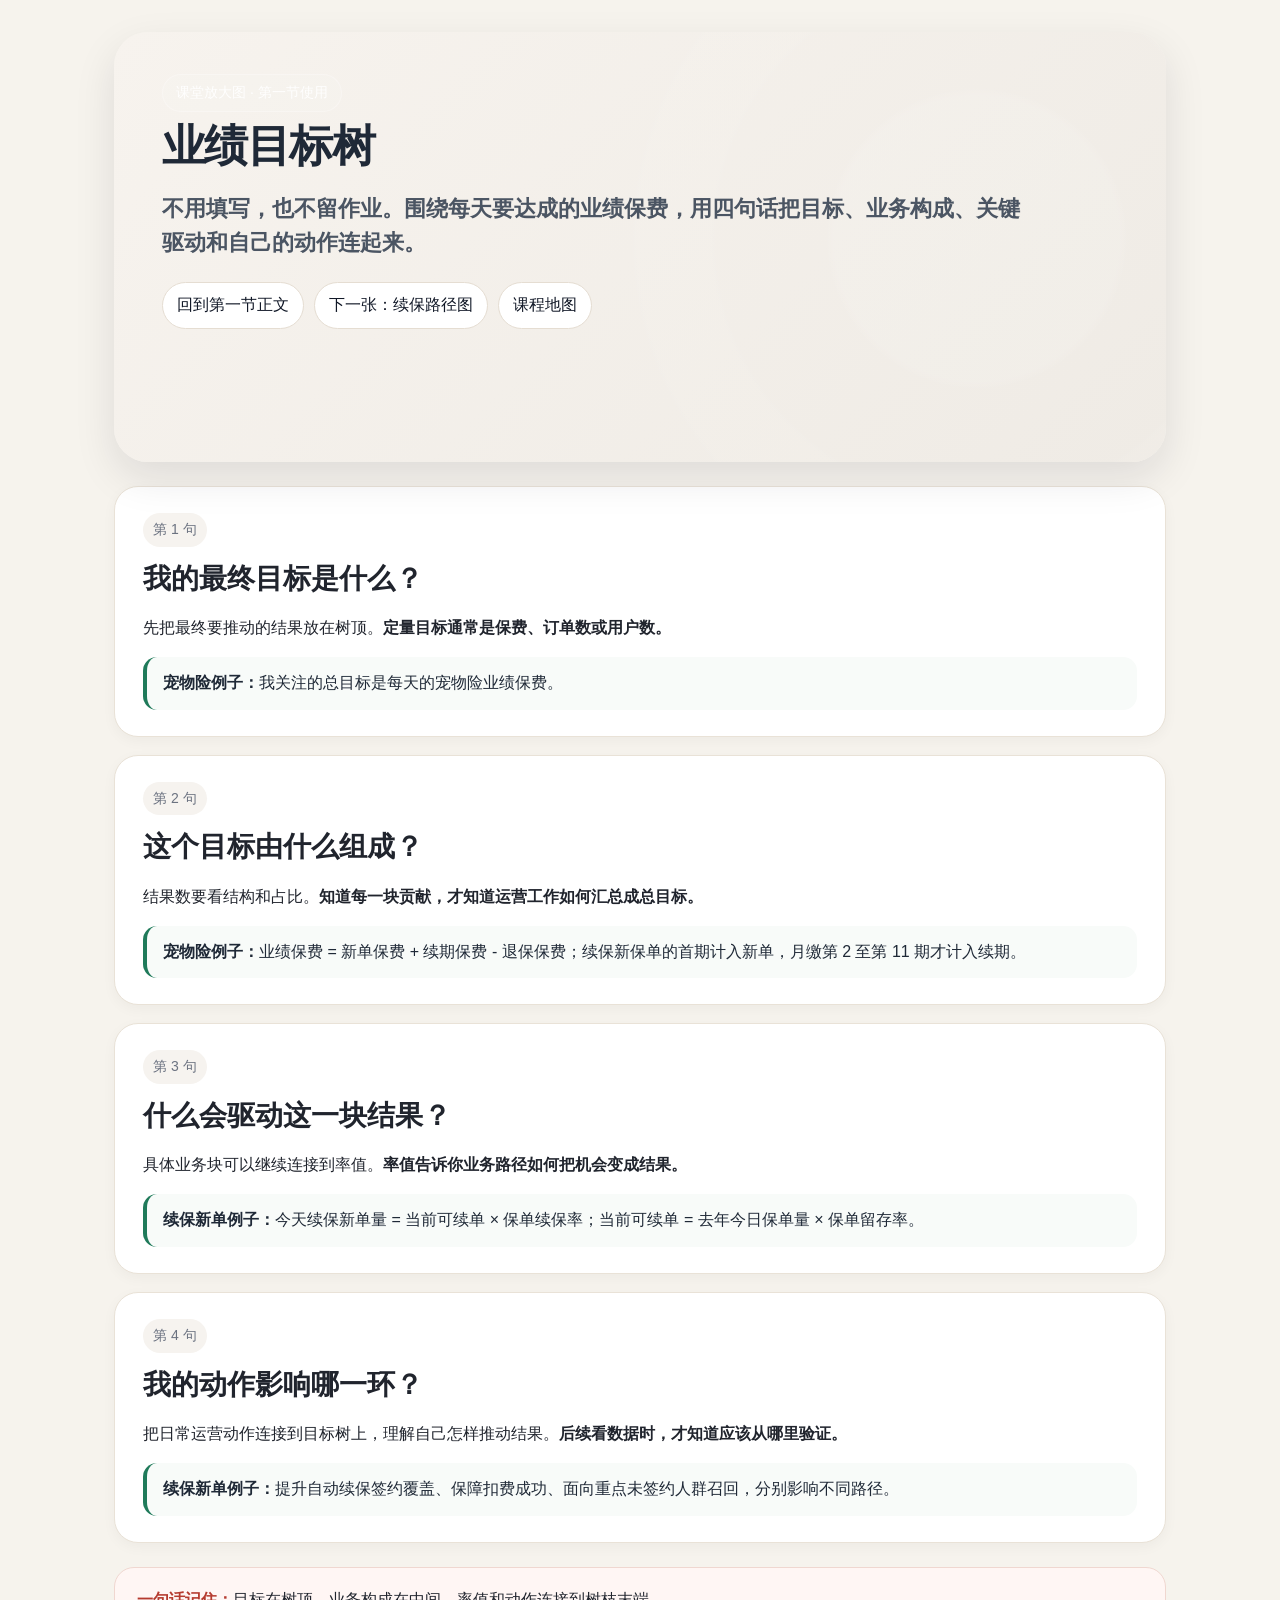
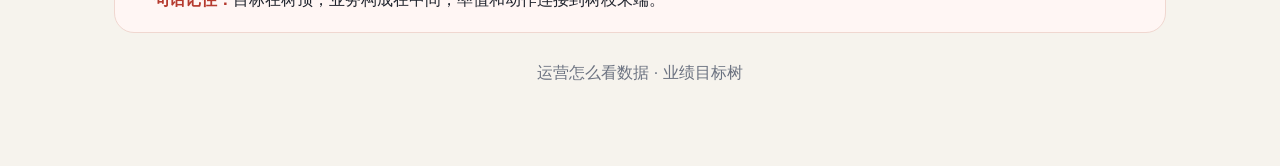
<file: templates/目标-拆解-数据自检卡.html>
<!doctype html>
<html lang="zh-CN">
<head>
  <meta charset="utf-8">
  <meta name="viewport" content="width=device-width,initial-scale=1">
  <title>业绩目标树</title>
  <link rel="stylesheet" href="../assets/style.css">
  <style>
    body{background:#f6f3ed}
    .deck{max-width:1100px}
    .hero.small{padding:42px 48px;background:linear-gradient(135deg,#f7f3ee,#efebe5);color:#1f2937}
    .hero.small h1{font-size:44px;line-height:1.1;margin:10px 0 14px}
    .hero.small p{max-width:860px;color:#4b5563}
    .checklist{display:grid;gap:18px;margin-top:24px}
    .step{background:#fff;border:1px solid #e9e2d7;border-radius:24px;padding:26px 28px;box-shadow:0 4px 14px rgba(0,0,0,.04)}
    .step h3{margin:0 0 10px;font-size:28px}
    .step .tip{display:inline-block;margin-bottom:10px;padding:6px 10px;border-radius:999px;background:#f6f3ef;color:#6b7280;font-size:14px}
    .example{margin-top:12px;background:#f8fbf9;border-left:4px solid #1f7a5a;border-radius:14px;padding:14px 16px;color:#1f2937}
    .fill{margin-top:14px;padding:14px 16px;border:1px dashed #d7cec2;border-radius:14px;background:#fcfbf8;color:#6b7280}
    ul.clean{margin:8px 0 0 22px}
    .footer-note{background:#fff6f4;border:1px solid #f0d7d0;border-radius:20px;padding:20px 22px;margin-top:24px}
    .footer-note b{color:#b53b2f}
    .navline{display:flex;gap:10px;flex-wrap:wrap;margin:18px 0 0}
    .navline a{display:inline-block;padding:10px 14px;border-radius:999px;background:#fff;border:1px solid #e5ddd2;color:#111827;text-decoration:none}
  </style>
</head>
<body>
  <main class="deck">
    <section class="hero small">
      <span class="eyebrow">课堂放大图 · 第一节使用</span>
      <h1>业绩目标树</h1>
      <p>不用填写，也不留作业。围绕每天要达成的业绩保费，用四句话把目标、业务构成、关键驱动和自己的动作连起来。</p>
      <div class="navline">
        <a href="../01_先想清楚再查数_20分钟版.html#think-card-entry">回到第一节正文</a>
        <a href="指标拆解练习表.html">下一张：续保路径图</a>
        <a href="../index.html">课程地图</a>
      </div>
    </section>

    <section class="checklist">
      <div class="step">
        <span class="tip">第 1 句</span>
        <h3>我的最终目标是什么？</h3>
        <p>先把最终要推动的结果放在树顶。<b>定量目标通常是保费、订单数或用户数。</b></p>
        <div class="example"><b>宠物险例子：</b>我关注的总目标是每天的宠物险业绩保费。</div>
      </div>

      <div class="step">
        <span class="tip">第 2 句</span>
        <h3>这个目标由什么组成？</h3>
        <p>结果数要看结构和占比。<b>知道每一块贡献，才知道运营工作如何汇总成总目标。</b></p>
        <div class="example"><b>宠物险例子：</b>业绩保费 = 新单保费 + 续期保费 - 退保保费；续保新保单的首期计入新单，月缴第 2 至第 11 期才计入续期。</div>
      </div>

      <div class="step">
        <span class="tip">第 3 句</span>
        <h3>什么会驱动这一块结果？</h3>
        <p>具体业务块可以继续连接到率值。<b>率值告诉你业务路径如何把机会变成结果。</b></p>
        <div class="example"><b>续保新单例子：</b>今天续保新单量 = 当前可续单 × 保单续保率；当前可续单 = 去年今日保单量 × 保单留存率。</div>
      </div>

      <div class="step">
        <span class="tip">第 4 句</span>
        <h3>我的动作影响哪一环？</h3>
        <p>把日常运营动作连接到目标树上，理解自己怎样推动结果。<b>后续看数据时，才知道应该从哪里验证。</b></p>
        <div class="example"><b>续保新单例子：</b>提升自动续保签约覆盖、保障扣费成功、面向重点未签约人群召回，分别影响不同路径。</div>
      </div>
    </section>

    <section class="footer-note">
      <b>一句话记住：</b>目标在树顶，业务构成在中间，率值和动作连接到树枝末端。
    </section>

    <footer class="footer">运营怎么看数据 · 业绩目标树</footer>
  </main>
</body>
</html>
</file>
<file: assets/style.css>
:root{--bg:#f7f3ec;--paper:#fffdf8;--ink:#20242d;--muted:#6b7280;--line:#e7ded1;--red:#d0021b;--red2:#fff0f1;--blue:#101827;--blue2:#18243a;--gold:#b9863b;--green:#14614a;--shadow:0 16px 42px rgba(16,24,39,.10);--radius:24px}
*{box-sizing:border-box} html,body,main,section,div,p,h1,h2,h3,h4,span,td,th,a,li,pre,code{user-select:text;-webkit-user-select:text} html{scroll-behavior:smooth}body{margin:0;background:linear-gradient(135deg,#fbf7ef,#f1eadf);color:var(--ink);font-family:-apple-system,BlinkMacSystemFont,"Segoe UI","PingFang SC","Hiragino Sans GB","Microsoft YaHei",Arial,sans-serif;line-height:1.55}.deck{max-width:1180px;margin:0 auto;padding:32px 24px 80px}.hero{min-height:430px;border-radius:34px;background:linear-gradient(135deg,#0f172a 0%,#111827 52%,#060914 100%);color:#fff;padding:54px 58px;box-shadow:var(--shadow);position:relative;overflow:hidden}.hero:before{content:"";position:absolute;inset:0;background:radial-gradient(circle at 82% 48%,rgba(255,255,255,.10) 0 16%,transparent 17%),radial-gradient(circle at 82% 48%,transparent 0 29%,rgba(255,255,255,.06) 30% 38%,transparent 39%);pointer-events:none}.hero>*{position:relative;z-index:1}.eyebrow{display:inline-flex;gap:8px;align-items:center;padding:7px 13px;border:1px solid rgba(255,255,255,.28);border-radius:999px;font-size:14px;color:rgba(255,255,255,.92);background:rgba(255,255,255,.08)}.hero h1{font-size:58px;line-height:1.08;margin:34px 0 18px;letter-spacing:-1.6px;font-weight:900}.hero p{font-size:22px;max-width:860px;color:rgba(255,255,255,.95);font-weight:700}.meta{display:flex;flex-wrap:wrap;gap:12px;margin-top:38px}.chip{padding:10px 15px;border-radius:999px;background:rgba(255,255,255,.12);border:1px solid rgba(255,255,255,.22);font-size:15px;font-weight:700;color:#fff}.nav{margin:22px 0 0;display:flex;flex-wrap:wrap;gap:10px}.nav a{text-decoration:none;color:#111827;background:var(--paper);border:1px solid var(--line);border-radius:999px;padding:10px 15px;font-weight:800}.section{margin-top:24px;background:var(--paper);border:1px solid var(--line);border-radius:var(--radius);padding:30px 34px;box-shadow:var(--shadow)}.section h2{font-size:31px;line-height:1.2;margin:0 0 10px;letter-spacing:-.5px}.section h3{font-size:22px;margin:24px 0 10px}.lead{font-size:18px;color:var(--muted);margin:0 0 18px}.takeaway{border-left:6px solid var(--red);background:var(--red2);padding:16px 18px;border-radius:18px;margin:18px 0 0;font-size:20px;font-weight:900}.grid{display:grid;gap:14px}.grid.two{grid-template-columns:repeat(2,minmax(0,1fr))}.grid.three{grid-template-columns:repeat(3,minmax(0,1fr))}.grid.four{grid-template-columns:repeat(4,minmax(0,1fr))}.card{background:#fff;border:1px solid var(--line);border-radius:20px;padding:20px;box-shadow:0 8px 22px rgba(16,24,39,.05)}.card h4{margin:0 0 8px;font-size:18px}.card p{margin:.3em 0}.num{display:inline-grid;place-items:center;width:32px;height:32px;border-radius:11px;background:var(--blue);color:white;font-weight:900;margin-right:8px}.tag{display:inline-block;background:#f1ece3;color:#514739;border-radius:999px;padding:4px 10px;font-size:12px;font-weight:800}.compare{display:grid;grid-template-columns:1fr 1fr;gap:16px}.bad,.good{border-radius:20px;padding:20px;border:1px solid var(--line)}.bad{background:#fff5f2}.good{background:#effaf5}.bad h4{color:#9f2b18}.good h4{color:#136448}table{width:100%;border-collapse:collapse;margin:14px 0;background:#fff;border-radius:18px;overflow:hidden;border:1px solid var(--line)}th,td{padding:12px 14px;border-bottom:1px solid var(--line);text-align:left;vertical-align:top}th{background:#f2ece3;font-size:14px;color:#3f4653}tr:last-child td{border-bottom:0}.mini{font-size:13px;color:var(--muted)}.code{background:#101522;color:#f6f3ee;border-radius:18px;padding:18px;overflow:auto;font-family:ui-monospace,SFMono-Regular,Menlo,Consolas,monospace;font-size:14px;line-height:1.65}.kbd{font-family:ui-monospace,SFMono-Regular,Menlo,Consolas,monospace;background:#f1eee8;border:1px solid var(--line);padding:2px 7px;border-radius:7px;font-weight:800}.print-note{margin-top:16px;padding:13px 16px;border-radius:16px;background:#fff7e8;color:#6e4a14;font-weight:700}.footer{margin-top:28px;text-align:center;color:var(--muted)}
@media(max-width:760px){.deck{padding:16px 12px 56px}.hero{padding:32px 24px;min-height:auto}.hero h1{font-size:42px}.hero p{font-size:18px}.section{padding:22px}.section h2{font-size:26px}.grid.two,.grid.three,.grid.four,.compare{grid-template-columns:1fr}table{font-size:13px}th,td{padding:10px}}
@media print{body{background:#fff}.deck{max-width:none;padding:0}.nav{display:none}.section,.hero{box-shadow:none;break-inside:avoid}.section,.hero{page-break-after:always}}

a.card{display:block;color:inherit;text-decoration:none}
a.card:hover{border-color:#d5c3aa;box-shadow:0 12px 28px rgba(16,24,39,.10)}
.section a:not(.card), table a, .plain-link{color:#0f5f46;text-decoration:none;font-weight:900;border-bottom:2px solid rgba(15,95,70,.22)}
.section a:not(.card):hover, table a:hover, .plain-link:hover{border-bottom-color:rgba(15,95,70,.55)}
.qa{background:#101827;color:#fff}
.qa h2,.qa .lead{color:#fff}.qa .lead{opacity:.82}
.qa-question{font-size:24px;font-weight:900;margin:18px 0}
.qa-options{display:grid;grid-template-columns:repeat(3,minmax(0,1fr));gap:12px;margin:16px 0}
.qa-option{padding:14px 16px;border:1px solid rgba(255,255,255,.22);border-radius:16px;font-weight:800;background:rgba(255,255,255,.07)}
.qa details{margin-top:16px;border-radius:16px;background:rgba(255,255,255,.10);padding:13px 16px}
.qa summary{cursor:pointer;font-weight:900;color:#fff}
.qa details p{margin:10px 0 0;color:rgba(255,255,255,.9);font-weight:700}
.qa-reward{margin-top:16px;color:#ffe4a8;font-weight:900}
@media(max-width:760px){.qa-options{grid-template-columns:1fr}.qa-question{font-size:20px}}
</file>
